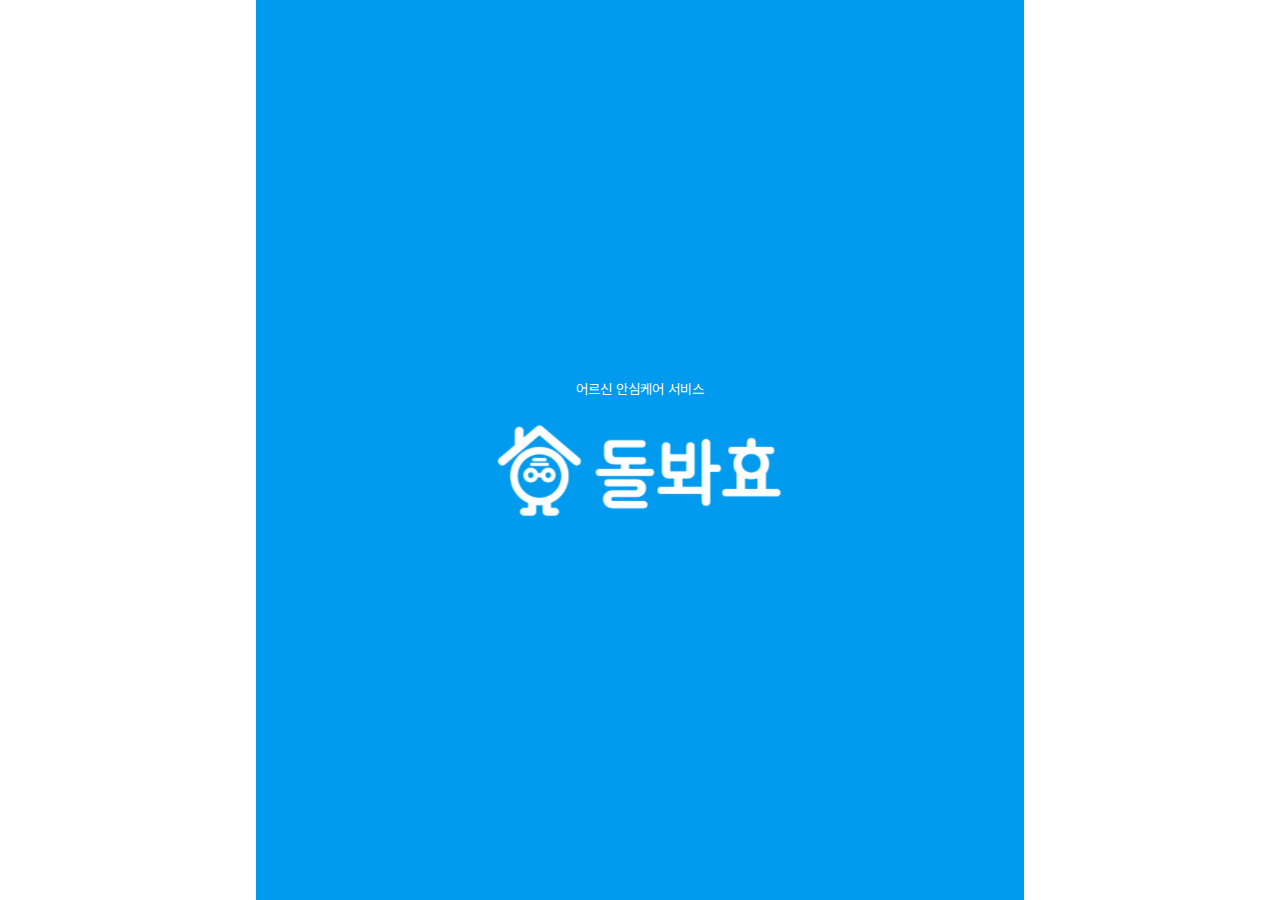
<file: index.html>
<!DOCTYPE html>
<html lang="ko">

<head>
  <meta charset="UTF-8">
  <meta name="viewport" content="width=device-width, initial-scale=1.0">
  <title>돌봐효</title>

  <!-- favicon -->
  <link rel="shortcut icon" href="img/common/favicon.png" type="image/x-icon">

  <!-- font -->
  <link rel="stylesheet" href="css/font.css">

  <!-- css -->
  <link rel="stylesheet" href="css/reset.css">
  <link rel="stylesheet" href="css/common.css">
  <link rel="stylesheet" href="css/sub.css">

  <!-- js -->
  <script src="js/jquery-3.7.1.min.js"></script>

</head>

<body>
  <!-- 문서시작 -->
  <div id="splash_wrap">

    <!-- inner -->
    <div class="inner">

      <!-- 스플래시 -->
      <div class="splash">
        <p class="copy">어르신 안심케어 서비스</p>
        <h1><a href="#"><img src="img/common/logo_w.svg" alt="돌봐효"></a></h1>
      </div><!-- //splash -->

    </div><!-- //inner -->

  </div><!-- //wrap -->

  <!-- js -->
  <script>
    // 스플래시화면
    setTimeout('move_page()', 3000); //3초후에 move_page함수실행
    function move_page() {
      location.href = "https://dolbahyo.vercel.app/"  // 페이지 이동
    }
  </script>
</body>


</html>
</file>
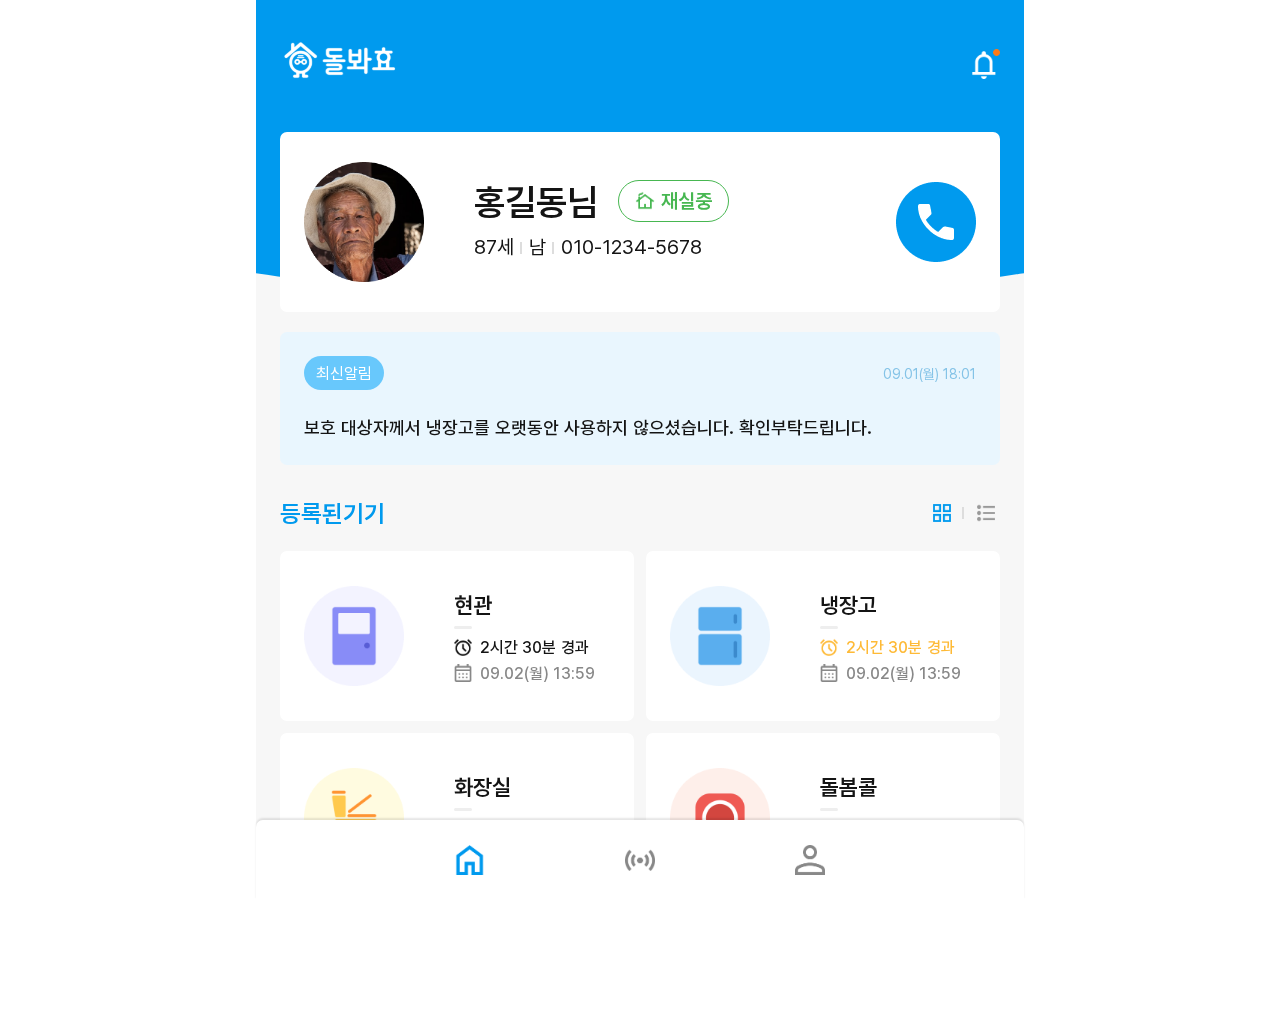
<file: main.html>
<!DOCTYPE html>
<html lang="ko">

<head>
  <meta charset="UTF-8">
  <meta name="viewport" content="width=device-width, initial-scale=1.0">
  <title>돌봐효 - 홈</title>

  <!-- favicon -->
  <link rel="shortcut icon" href="img/common/favicon.png" type="image/x-icon">

  <!-- font -->
  <link rel="stylesheet" href="css/font.css">

  <!-- css -->
  <link rel="stylesheet" href="css/reset.css">
  <link rel="stylesheet" href="css/common.css">
  <link rel="stylesheet" href="css/main.css">
  <link rel="stylesheet" href="css/sub.css">

  <!-- js -->
  <script src="js/jquery-3.7.1.min.js"></script>
  <script src="js/main.js"></script>

</head>


<body>
  <!-- 문서시작 -->
  <div id="wrap">

    <!-- inner -->
    <div class="inner">

      <!-- 상단바 -->
      <header class="topbar_main">
        <h1><a href="main.html"><img src="img/common/logo_w.svg" alt="돌봐효 로고"></a></h1>
        <a href="sub/notification.html" class="bell"><img src="img/main/icon_bell_active.png" alt="알림"></a>
      </header>

      <!-- 메인 -->
      <main id="main">

        <!--보호대상자프로필카드-->
        <section id="card_user">

          <!-- inner -->
          <div class="inner">

            <!-- 보호대상자프로필 -->
            <div class="profile_area">
              <!-- 이미지 -->
              <img src="img/common/img_user.png" alt="사용자 프로필 이미지">
              <!-- 정보 -->
              <div class="name">
                <div class="name_box">
                  <h2>홍길동님</h2>
                  <div class="tag"><img src="img/main/icon_inside.png" alt="재실중">재실중</div>
                </div><!-- .name_box -->
                <ul>
                  <li>87세</li>
                  <li>남</li>
                  <li>010-1234-5678</li>
                </ul>
                <a href="#" class="call"><img src="img/main/icon_call.png" alt="전화걸기">전화걸기</a>
              </div><!--.name-->
              <a href="#" class="call_t"><img src="img/main/btn_call.png" alt="전화걸기"></a>
            </div><!-- .profile_area -->
          </div><!-- .inner -->
        </section>

        <!--최신알림내역 카드-->
        <section id="latest_notice">
          <!-- inner -->
          <div class="inner">
            <a href="sub/notification.html">
              <h5 class="top">
                <span class="latest_tag">최신알림</span>
                <span class="latest_date">09.01(월) 18:01</span>
              </h5>
              <p>보호 대상자께서 냉장고를 오랫동안 사용하지 않으셨습니다. 확인부탁드립니다.</p>
            </a>
          </div><!-- .inner -->
        </section>

        <!--등록된기기 카드 리스트-->
        <section id="place">
          <!-- 제목 -->
          <div class="top">
            <h3>등록된기기</h3>
            <div class="main_btn_list">
              <button class="active"></button>
              <button></button>
            </div><!--.main_btn_list-->
          </div><!--.top-->

          <!-- 카드리스트 -->
          <div class="card_list container">

            <!-- 장소카드리스트 카드형 -->
            <ul class="place_cardlist card">

              <!-- 장소카드 현관 -->
              <li class="place_card">
                <a href="sub/report.html#door">
                  <i class="icon door"></i>
                  <div class="txt_box">
                    <h4>현관</h4>
                    <ol>
                      <li><img src="img/main/icon_alarm_black.png" alt="경과시간">
                        <p>2시간 30분 경과</p>
                      </li>
                      <li><img src="img/main/icon_calendar.png" alt="날짜">
                        <p>09.02(월) 13:59</p>
                      </li>
                    </ol>
                  </div>
                </a>
              </li>

              <!-- 장소카드 냉장고 -->
              <li class="place_card">
                <a href="sub/report.html#refrigerator">
                  <i class="icon frige"></i>
                  <div class="txt_box">
                    <h4>냉장고</h4>
                    <ol>
                      <li class="warning"><img src="img/main/icon_alarm_yellow.png" alt="경과시간">
                        <p>2시간 30분 경과</p>
                      </li>
                      <li><img src="img/main/icon_calendar.png" alt="날짜">
                        <p>09.02(월) 13:59</p>
                      </li>
                    </ol>
                  </div>
                </a>
              </li>

              <!-- 장소카드 화장실 -->
              <li class="place_card">
                <a href="sub/report.html#toilet">
                  <i class="icon toilet"></i>
                  <div class="txt_box">
                    <h4>화장실</h4>
                    <ol>
                      <li><img src="img/main/icon_alarm_black.png" alt="경과시간">
                        <p>2시간 30분 경과</p>
                      </li>
                      <li><img src="img/main/icon_calendar.png" alt="날짜">
                        <p>09.02(월) 13:59</p>
                      </li>
                    </ol>
                  </div>
                </a>
              </li>

              <!-- 장호카드 돌봄콜 -->
              <li class="place_card">
                <a href="sub/report.html#siren">
                  <i class="icon siren"></i>
                  <div class="txt_box">
                    <h4>돌봄콜</h4>
                    <ol>
                      <li><img src="img/main/icon_alarm_black.png" alt="경과시간">
                        <p>2시간 30분 경과</p>
                      </li>
                      <li><img src="img/main/icon_calendar.png" alt="날짜">
                        <p>09.02(월) 13:59</p>
                      </li>
                    </ol>
                  </div>
                </a>
              </li>
            </ul><!-- .place_cardlist .card -->

            <!-- 장소카드리스트 목록형 -->
            <ul class="place_cardlist list">
              <!-- 장소카드 현관 -->
              <li class="place_card">
                <a href="sub/report.html#door">
                  <i class="icon door"></i>
                  <div class="txt_box">
                    <h4>현관</h4>
                    <ol>
                      <li><img src="img/main/icon_alarm_black.png" alt="경과시간">
                        <p>2시간 30분 경과</p>
                      </li>
                      <li><img src="img/main/icon_calendar.png" alt="날짜">
                        <p>09.02(월) 13:59</p>
                      </li>
                    </ol>
                  </div>
                </a>
              </li>

              <!-- 장소카드 냉장고 -->
              <li class="place_card">
                <a href="sub/report.html#refrigerator">
                  <i class="icon frige"></i>
                  <div class="txt_box">
                    <h4>냉장고</h4>
                    <ol>
                      <li class="warning"><img src="img/main/icon_alarm_yellow.png" alt="경과시간">
                        <p>2시간 30분 경과</p>
                      </li>
                      <li><img src="img/main/icon_calendar.png" alt="날짜">
                        <p>09.02(월) 13:59</p>
                      </li>
                    </ol>
                  </div>
                </a>
              </li>

              <!-- 장소카드 화장실 -->
              <li class="place_card">
                <a href="sub/report.html#toilet">
                  <i class="icon toilet"></i>
                  <div class="txt_box">
                    <h4>화장실</h4>
                    <ol>
                      <li><img src="img/main/icon_alarm_black.png" alt="경과시간">
                        <p>2시간 30분 경과</p>
                      </li>
                      <li><img src="img/main/icon_calendar.png" alt="날짜">
                        <p>09.02(월) 13:59</p>
                      </li>
                    </ol>
                  </div>
                </a>
              </li>

              <!-- 장소카드 돌봄콜 -->
              <li class="place_card">
                <a href="sub/report.html#siren">
                  <i class="icon siren"></i>
                  <div class="txt_box">
                    <h4>돌봄콜</h4>
                    <ol>
                      <li><img src="img/main/icon_alarm_black.png" alt="경과시간">
                        <p>2시간 30분 경과</p>
                      </li>
                      <li><img src="img/main/icon_calendar.png" alt="날짜">
                        <p>09.02(월) 13:59</p>
                      </li>
                    </ol>
                  </div>
                </a>
              </li>

            </ul><!-- .place_cardlist .list -->
          </div><!--.card_list-->
        </section>

      </main><!-- #main -->

    </div><!-- .inner -->

    <!-- 하단 내비게이션바-->
    <ul id="nav_bar">
      <li><a href="main.html"><img src="img/common/icon_home_blue.png" alt="메인홈"></a></li>
      <li><a href="sub/mydevice.html"><img src="img/common/icon_sensors_gray.png" alt="내기기"></a></li>
      <li><a href="sub/User_Setting_00.html"><img src="img/common/icon_user_gray.png" alt="사용자관리"></a></li>
    </ul><!-- //nav_bar -->

    <!-- 배경 -->
    <div class="bg"></div>

  </div><!-- #wrap -->
</body>

</html>
</file>
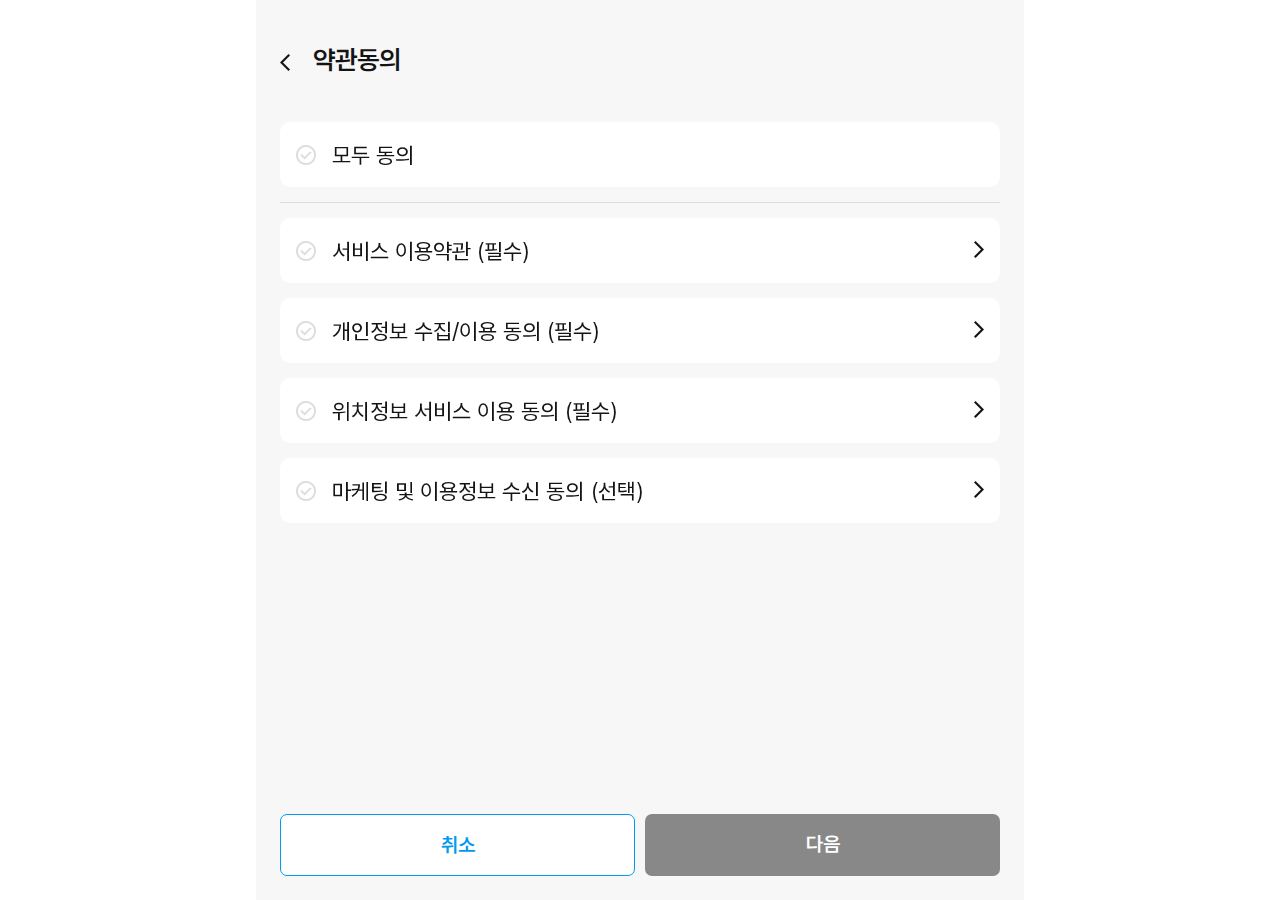
<file: sub/agree.html>
<!DOCTYPE html>
<html lang="ko">

<head>
  <meta charset="UTF-8">
  <meta name="viewport" content="width=device-width, initial-scale=1.0">
  <title>돌봐효 - 회원가입</title>

  <!-- favicon -->
  <link rel="shortcut icon" href="../img/common/favicon.png" type="image/x-icon">

  <!-- font -->
  <link rel="stylesheet" href="../css/font.css">

  <!-- css -->
  <link rel="stylesheet" href="../css/reset.css">
  <link rel="stylesheet" href="../css/common.css">
  <link rel="stylesheet" href="../css/sub.css">

  <!-- js -->
  <script defer src="../js/jquery-3.7.1.min.js"></script>
  <script defer src="../js/main.js"></script>

</head>

<body>
  <!-- 문서시작 -->
  <div id="wrap">

    <!-- 상단바 -->
    <div class="topbar_sub">
      <a href="https://dolbahyo.vercel.app/"><img src="../img/sub/back_arrow_m.png" alt="뒤로가기"></a>
      <h2>약관동의</h2>
    </div>

    <!-- PW찾기 -->
    <div class="container agree">

      <!-- inner -->
      <div class="inner">

        <!-- 약관동의 -->
        <ul class="agree_list">
          <li>
            <!-- 체크박스 -->
            <img src="../img/common/check.png" alt="체크박스">
            <!-- 텍스트 -->
            <h3>모두 동의</h3>
          </li>

          <li class="line"></li>

          <li>
            <!-- 체크박스 -->
            <img src="../img/common/check.png" alt="체크박스">
            <!-- 텍스트 -->
            <h3>서비스 이용약관 (필수)</h3>
            <!-- 약관보기 -->
            <a href="agree_01.html"><img src="../img/sub/back_arrow_m.png" alt="약관보기"></a>
          </li>

          <li>
            <!-- 체크박스 -->
            <img src="../img/common/check.png" alt="체크박스">
            <!-- 텍스트 -->
            <h3>개인정보 수집/이용 동의 (필수)</h3>
            <!-- 약관보기 -->
            <a href="agree_02.html"><img src="../img/sub/back_arrow_m.png" alt="약관보기"></a>
          </li>

          <li>
            <!-- 체크박스 -->
            <img src="../img/common/check.png" alt="체크박스">
            <!-- 텍스트 -->
            <h3>위치정보 서비스 이용 동의 (필수)</h3>
            <!-- 약관보기 -->
            <a href="agree_03.html"><img src="../img/sub/back_arrow_m.png" alt="약관보기"></a>
          </li>

          <li>
            <!-- 체크박스 -->
            <img src="../img/common/check.png" alt="체크박스">
            <!-- 텍스트 -->
            <h3>마케팅 및 이용정보 수신 동의 (선택)</h3>
            <!-- 약관보기 -->
            <a href="agree_04.html"><img src="../img/sub/back_arrow_m.png" alt="약관보기"></a>
          </li>
        </ul>

      </div><!-- //inner -->

      <!-- 버튼리스트 -->
      <ul class="btn_list">
        <li><a class="btn_stroke" href="https://dolbahyo.vercel.app/">취소</a></li>
        <li><a class="btn_gray" href="member_01.html">다음</a></li>
      </ul><!-- //btn_list -->

    </div><!-- //container agree -->

    <!-- 배경 -->
    <div class="bg"></div>

  </div><!-- //wrap -->
</body>

</html>
</file>
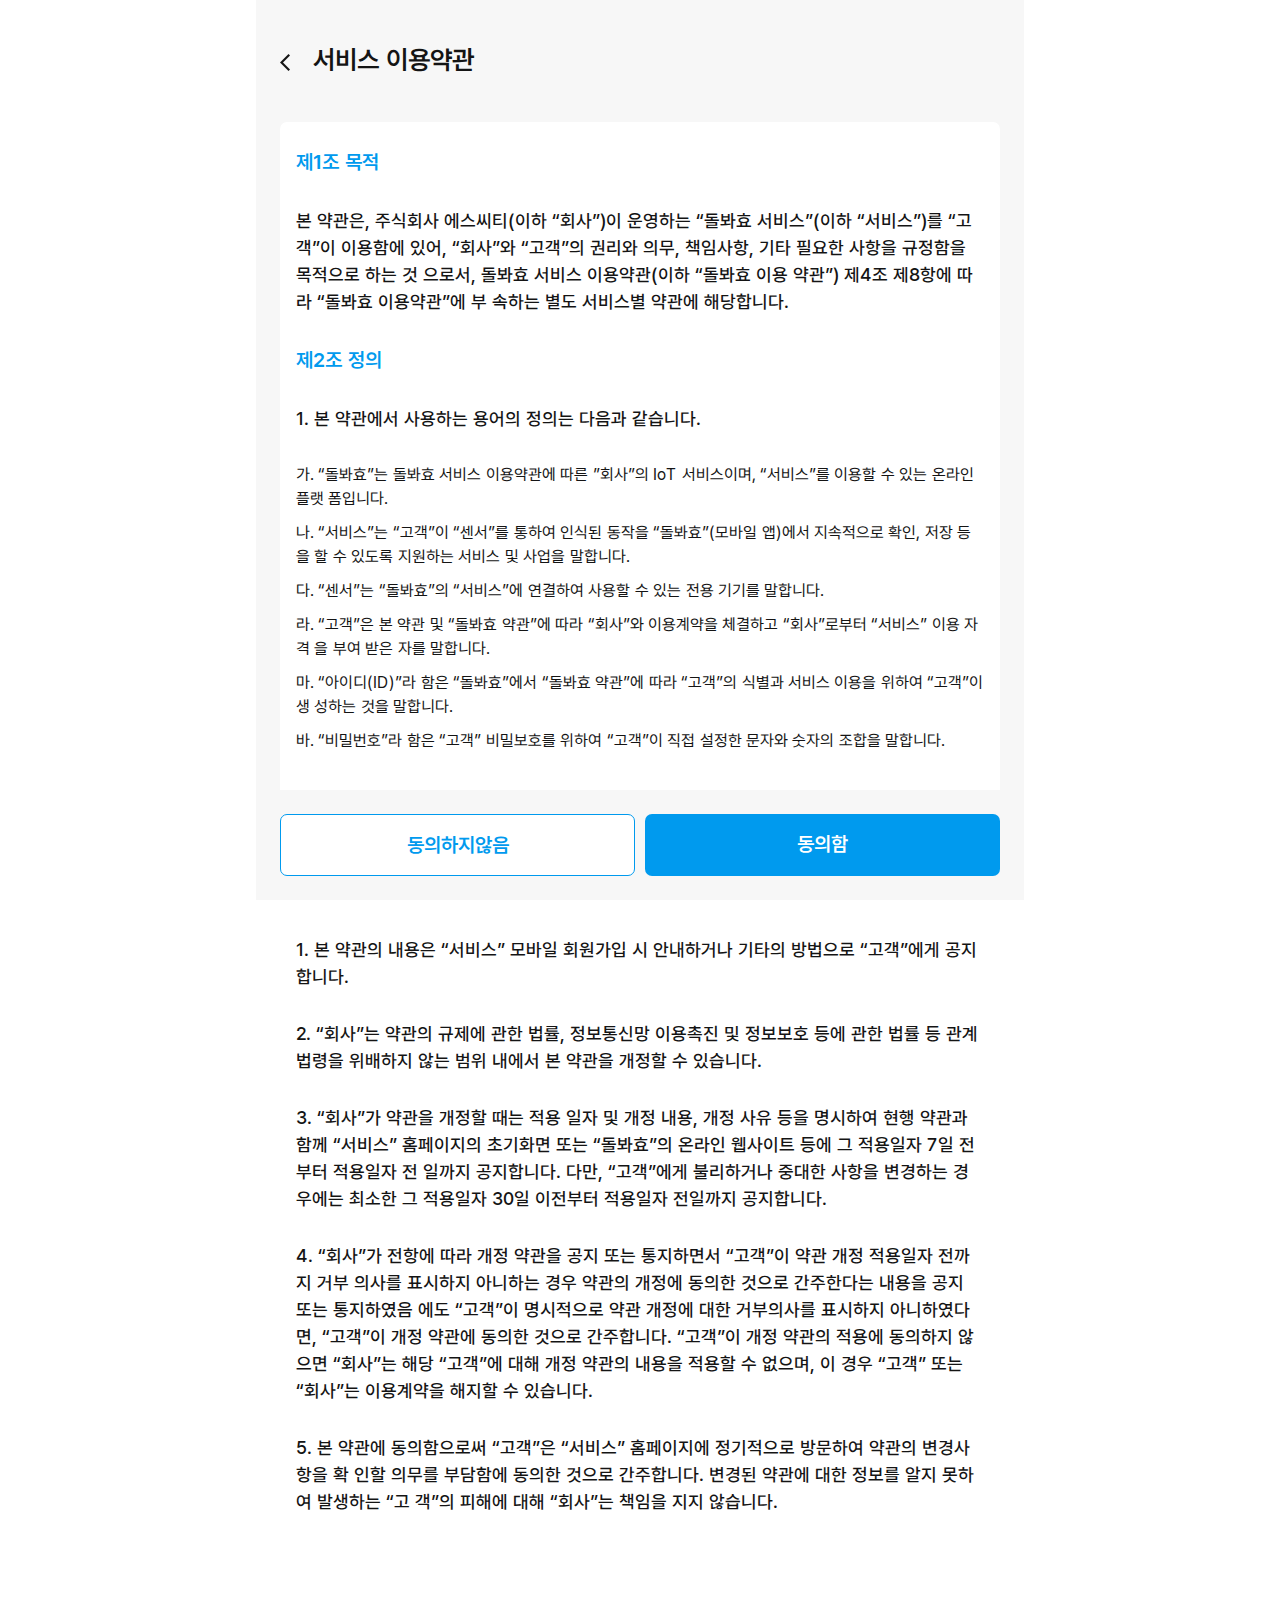
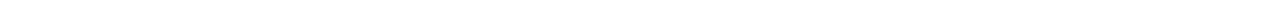
<file: sub/agree_01.html>
<!DOCTYPE html>
<html lang="ko">

<head>
  <meta charset="UTF-8">
  <meta name="viewport" content="width=device-width, initial-scale=1.0">
  <title>돌봐효 - 서비스 이용약관</title>

  <!-- favicon -->
  <link rel="shortcut icon" href="../img/common/favicon.png" type="image/x-icon">

  <!-- font -->
  <link rel="stylesheet" href="../css/font.css">

  <!-- css -->
  <link rel="stylesheet" href="../css/reset.css">
  <link rel="stylesheet" href="../css/common.css">
  <link rel="stylesheet" href="../css/sub.css">

</head>

<body>
  <!-- 문서시작 -->
  <div id="wrap">

    <!-- 상단바 -->
    <div class="topbar_sub">
      <a href="agree.html"><img src="../img/sub/back_arrow_m.png" alt="뒤로가기"></a>
      <h2>서비스 이용약관</h2>
    </div>

    <!-- PW찾기 -->
    <div class="container agree">

      <!-- inner -->
      <div class="inner">

        <!-- 약관동의 -->
        <div class="content">
          <div>
            <h4>제1조 목적</h4>
            <p>본 약관은, 주식회사 에스씨티(이하 “회사”)이 운영하는 “돌봐효 서비스”(이하 “서비스”)를 “고객”이
              이용함에 있어, “회사”와 “고객”의 권리와 의무, 책임사항, 기타 필요한 사항을 규정함을 목적으로 하는 것
              으로서, 돌봐효 서비스 이용약관(이하 “돌봐효 이용 약관”) 제4조 제8항에 따라 “돌봐효 이용약관”에 부
              속하는 별도 서비스별 약관에 해당합니다.</p>
          </div>
          <div>
            <h4>제2조 정의</h4>
            <p>1. 본 약관에서 사용하는 용어의 정의는 다음과 같습니다. </p>
            <p><span>
                가. “돌봐효”는 돌봐효 서비스 이용약관에 따른 ”회사”의 IoT 서비스이며, “서비스”를 이용할 수 있는 온라인 플랫
                폼입니다. <br></span>
              <span>나. “서비스”는 “고객”이 “센서”를 통하여 인식된 동작을 “돌봐효”(모바일 앱)에서 지속적으로 확인, 저장 등을 할 수 있도록 지원하는 서비스 및 사업을 말합니다.
                <br></span>
              <span>다. “센서”는 “돌봐효”의 “서비스”에 연결하여 사용할 수 있는 전용 기기를 말합니다. <br></span>
              <span> 라. “고객”은 본 약관 및 “돌봐효 약관”에 따라 “회사”와 이용계약을 체결하고 “회사”로부터 “서비스” 이용 자격
                을 부여 받은 자를 말합니다. <br></span>
              <span> 마. “아이디(ID)”라 함은 “돌봐효”에서 “돌봐효 약관”에 따라 “고객”의 식별과 서비스 이용을 위하여 “고객”이 생
                성하는 것을 말합니다. <br></span>
              <span>바. “비밀번호”라 함은 “고객” 비밀보호를 위하여 “고객”이 직접 설정한 문자와 숫자의 조합을 말합니다.</span>
            </p>
            <p>2. 본 약관에서 사용하는 용어 중 본 조에서 정하지 아니한 것은 “돌봐효 약관”, 관계법령, 상관례에서 정
              하는 바에 따릅니다.</p>
          </div>
          <div>
            <h4>제3조 개인정보 수집 및 이용 목적</h4>
            <p>
              1. 본 약관의 내용은 “서비스” 모바일 회원가입 시 안내하거나 기타의 방법으로 “고객”에게 공지합니다.</p>
            <p>2. “회사”는 약관의 규제에 관한 법률, 정보통신망 이용촉진 및 정보보호 등에 관한 법률 등 관계법령을
              위배하지 않는 범위 내에서 본 약관을 개정할 수 있습니다.</p>
            <p>3. “회사”가 약관을 개정할 때는 적용 일자 및 개정 내용, 개정 사유 등을 명시하여 현행 약관과 함께
              “서비스” 홈페이지의 초기화면 또는 “돌봐효”의 온라인 웹사이트 등에 그 적용일자 7일 전부터 적용일자 전
              일까지 공지합니다. 다만, “고객”에게 불리하거나 중대한 사항을 변경하는 경우에는 최소한 그 적용일자
              30일 이전부터 적용일자 전일까지 공지합니다.</p>
            <p>4. “회사”가 전항에 따라 개정 약관을 공지 또는 통지하면서 “고객”이 약관 개정 적용일자 전까지 거부
              의사를 표시하지 아니하는 경우 약관의 개정에 동의한 것으로 간주한다는 내용을 공지 또는 통지하였음
              에도 “고객”이 명시적으로 약관 개정에 대한 거부의사를 표시하지 아니하였다면, “고객”이 개정 약관에
              동의한 것으로 간주합니다. “고객”이 개정 약관의 적용에 동의하지 않으면 “회사”는 해당 “고객”에 대해
              개정 약관의 내용을 적용할 수 없으며, 이 경우 “고객” 또는 “회사”는 이용계약을 해지할 수 있습니다.</p>
            <p>5. 본 약관에 동의함으로써 “고객”은 “서비스” 홈페이지에 정기적으로 방문하여 약관의 변경사항을 확
              인할 의무를 부담함에 동의한 것으로 간주합니다. 변경된 약관에 대한 정보를 알지 못하여 발생하는 “고
              객”의 피해에 대해 “회사”는 책임을 지지 않습니다.</p>
          </div>
        </div>

      </div><!-- //inner -->

      <!-- 버튼리스트 -->
      <ul class="btn_list">
        <li><a class="btn_stroke" href="agree.html">동의하지않음</a></li>
        <li><a class="btn_fill" href="agree_02.html">동의함</a></li>
      </ul><!-- //btn_list -->

    </div><!-- //container agree -->

    <!-- 배경 -->
    <div class="bg"></div>

  </div><!-- //wrap -->
</body>

</html>
</file>
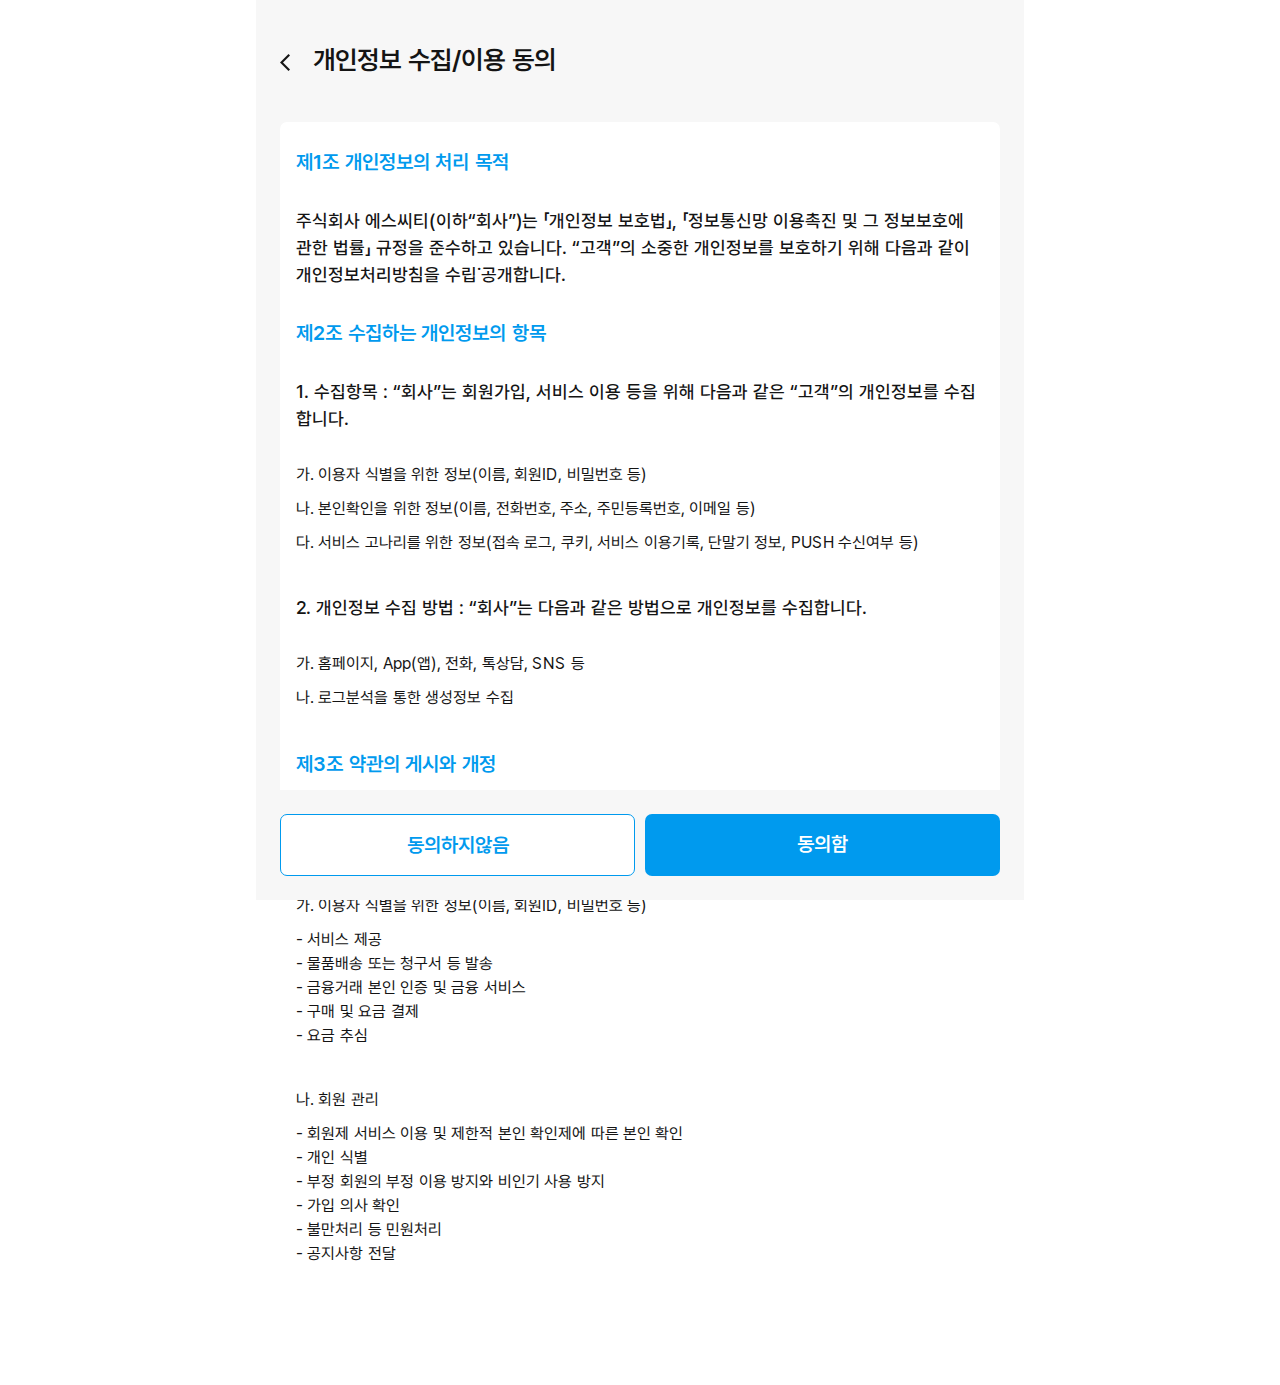
<file: sub/agree_02.html>
<!DOCTYPE html>
<html lang="ko">

<head>
  <meta charset="UTF-8">
  <meta name="viewport" content="width=device-width, initial-scale=1.0">
  <title>돌봐효 - 개인정보 수집/이용 동의</title>

  <!-- favicon -->
  <link rel="shortcut icon" href="../img/common/favicon.png" type="image/x-icon">

  <!-- font -->
  <link rel="stylesheet" href="../css/font.css">

  <!-- css -->
  <link rel="stylesheet" href="../css/reset.css">
  <link rel="stylesheet" href="../css/common.css">
  <link rel="stylesheet" href="../css/sub.css">

</head>

<body>
  <!-- 문서시작 -->
  <div id="wrap">

    <!-- 상단바 -->
    <div class="topbar_sub">
      <a href="agree_01.html"><img src="../img/sub/back_arrow_m.png" alt="뒤로가기"></a>
      <h2>개인정보 수집/이용 동의</h2>
    </div>

    <!-- PW찾기 -->
    <div class="container agree">

      <!-- inner -->
      <div class="inner">

        <!-- 약관동의 -->
        <div class="content">
          <div>
            <h4>제1조 개인정보의 처리 목적</h4>
            <p>주식회사 에스씨티(이하“회사”)는 「개인정보 보호법」, 「정보통신망 이용촉진 및 그 정보보호에 관한
              법률」 규정을 준수하고 있습니다. “고객”의 소중한 개인정보를 보호하기 위해 다음과 같이
              개인정보처리방침을 수립˙공개합니다.</p>
          </div>
          <div>
            <h4>제2조 수집하는 개인정보의 항목</h4>
            <p>1. 수집항목 : “회사”는 회원가입, 서비스 이용 등을 위해 다음과 같은 “고객”의 개인정보를 수집합니다.</p>
            <p><span>가. 이용자 식별을 위한 정보(이름, 회원ID, 비밀번호 등) <br></span>
              <span> 나. 본인확인을 위한 정보(이름, 전화번호, 주소, 주민등록번호, 이메일 등) <br></span>
              <span> 다. 서비스 고나리를 위한 정보(접속 로그, 쿠키, 서비스 이용기록, 단말기 정보, PUSH 수신여부 등)</span>
            </p>

            <p>2. 개인정보 수집 방법 : “회사”는 다음과 같은 방법으로 개인정보를 수집합니다. <br></p>
            <p><span>가. 홈페이지, App(앱), 전화, 톡상담, SNS 등<br></span>
              <span>나. 로그분석을 통한 생성정보 수집</span>
            </p>
          </div>
          <div>
            <h4>제3조 약관의 게시와 개정</h4>
            <p>1. 수집항목 : “회사”는 회원가입, 서비스 이용 등을 위해 다음과 같은 “고객”의 개인정보를 수집합니다.<br></p>
            <p><span>가. 이용자 식별을 위한 정보(이름, 회원ID, 비밀번호 등)</span>
              <span>- 서비스 제공<br>
                - 물품배송 또는 청구서 등 발송<br>
                - 금융거래 본인 인증 및 금융 서비스<br>
                - 구매 및 요금 결제<br>
                - 요금 추심 </span>
            </p>
            <p><span>나. 회원 관리</span>
              <span>- 회원제 서비스 이용 및 제한적 본인 확인제에 따른 본인 확인<br>
                - 개인 식별<br>
                - 부정 회원의 부정 이용 방지와 비인기 사용 방지<br>
                - 가입 의사 확인<br>
                - 불만처리 등 민원처리<br>
                - 공지사항 전달</span>
            </p>
          </div>
        </div>

      </div><!-- //inner -->

      <!-- 버튼리스트 -->
      <ul class="btn_list">
        <li><a class="btn_stroke" href="agree.html">동의하지않음</a></li>
        <li><a class="btn_fill" href="agree_03.html">동의함</a></li>
      </ul><!-- //btn_list -->

    </div><!-- //container agree -->

    <!-- 배경 -->
    <div class="bg"></div>

  </div><!-- //wrap -->
</body>

</html>
</file>
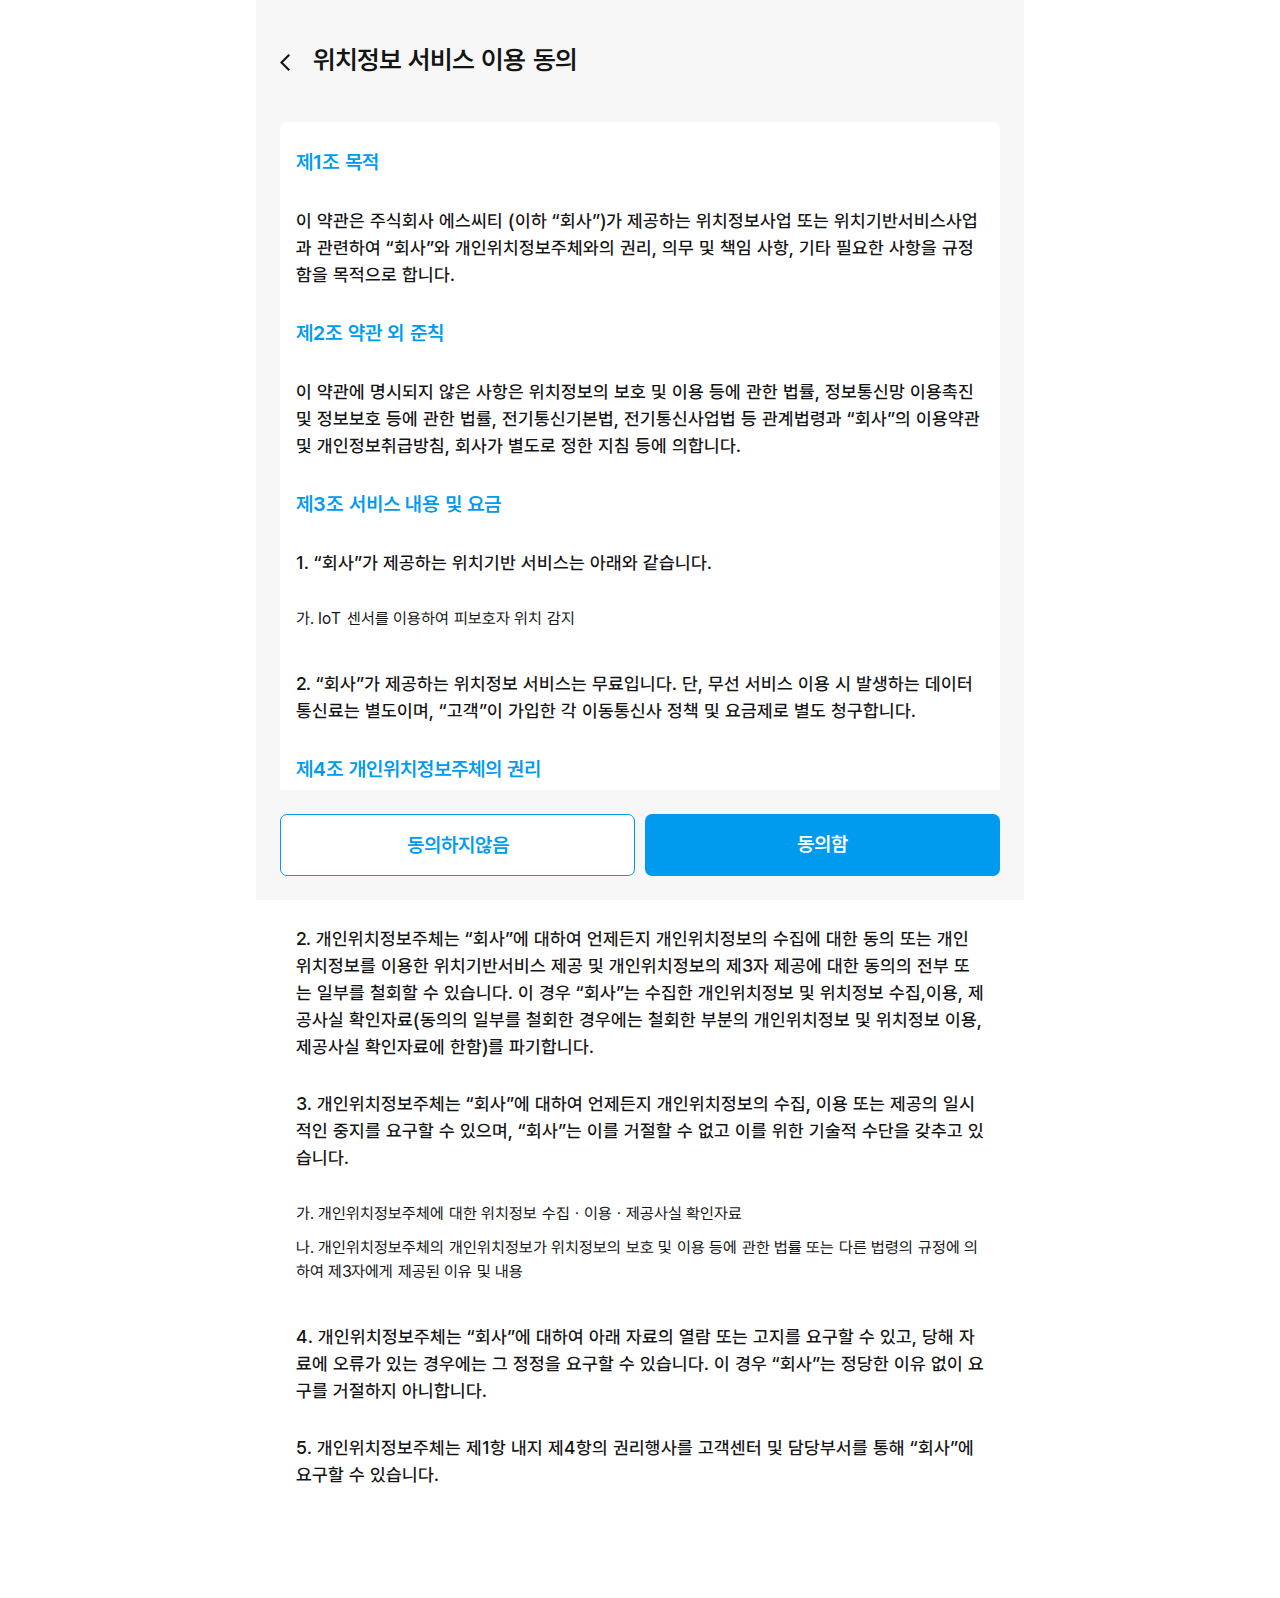
<file: sub/agree_03.html>
<!DOCTYPE html>
<html lang="ko">

<head>
  <meta charset="UTF-8">
  <meta name="viewport" content="width=device-width, initial-scale=1.0">
  <title>돌봐효 - 위치정보 서비스 이용 동의</title>

  <!-- favicon -->
  <link rel="shortcut icon" href="../img/common/favicon.png" type="image/x-icon">

  <!-- font -->
  <link rel="stylesheet" href="../css/font.css">

  <!-- css -->
  <link rel="stylesheet" href="../css/reset.css">
  <link rel="stylesheet" href="../css/common.css">
  <link rel="stylesheet" href="../css/sub.css">

</head>

<body>
  <!-- 문서시작 -->
  <div id="wrap">

    <!-- 상단바 -->
    <div class="topbar_sub">
      <a href="agree_02.html"><img src="../img/sub/back_arrow_m.png" alt="뒤로가기"></a>
      <h2>위치정보 서비스 이용 동의</h2>
    </div>

    <!-- PW찾기 -->
    <div class="container agree">

      <!-- inner -->
      <div class="inner">

        <!-- 약관동의 -->
        <div class="content">
          <div>
            <h4>제1조 목적</h4>
            <p>이 약관은 주식회사 에스씨티 (이하 “회사”)가 제공하는 위치정보사업 또는 위치기반서비스사업과 관련하여
              “회사”와 개인위치정보주체와의 권리, 의무 및 책임 사항, 기타 필요한 사항을 규정함을 목적으로 합니다.</p>
          </div>
          <div>
            <h4>제2조 약관 외 준칙</h4>
            <p>이 약관에 명시되지 않은 사항은 위치정보의 보호 및 이용 등에 관한 법률, 정보통신망 이용촉진 및 정보보호
              등에 관한 법률, 전기통신기본법, 전기통신사업법 등 관계법령과 “회사”의 이용약관 및 개인정보취급방침,
              회사가 별도로 정한 지침 등에 의합니다.
            </p>
          </div>
          <div>
            <h4>제3조 서비스 내용 및 요금</h4>
            <p>1. “회사”가 제공하는 위치기반 서비스는 아래와 같습니다.</p>
            <p><span>가. IoT 센서를 이용하여 피보호자 위치 감지</span></p>
            <p>2. “회사”가 제공하는 위치정보 서비스는 무료입니다. 단, 무선 서비스 이용 시 발생하는 데이터 통신료는
              별도이며, “고객”이 가입한 각 이동통신사 정책 및 요금제로 별도 청구합니다.</p>
          </div>
          <div>
            <h4>제4조 개인위치정보주체의 권리</h4>
            <p>1. 개인위치정보주체는 개인위치정보 수집 범위 및 이용약관의 내용 중 일부 또는 개인위치정보의
              이용ㆍ제공 목적, 제공받는 자의 범위 및 위치기반서비스의 일부에 대하여 동의를 유보할 수 있습니다.</p>
            <p>2. 개인위치정보주체는 “회사”에 대하여 언제든지 개인위치정보의 수집에 대한 동의 또는 개인위치정보를
              이용한 위치기반서비스 제공 및 개인위치정보의 제3자 제공에 대한 동의의 전부 또는 일부를 철회할 수 있습니다.
              이 경우 “회사”는 수집한 개인위치정보 및 위치정보 수집,이용, 제공사실 확인자료(동의의 일부를 철회한 경우에는
              철회한 부분의 개인위치정보 및 위치정보 이용,제공사실 확인자료에 한함)를 파기합니다.</p>
            <p>3. 개인위치정보주체는 “회사”에 대하여 언제든지 개인위치정보의 수집, 이용 또는 제공의 일시적인 중지를
              요구할 수 있으며, “회사”는 이를 거절할 수 없고 이를 위한 기술적 수단을 갖추고 있습니다.</p>
            <p><span>가. 개인위치정보주체에 대한 위치정보 수집ㆍ이용ㆍ제공사실 확인자료<br></span>
              <span>나. 개인위치정보주체의 개인위치정보가 위치정보의 보호 및 이용 등에 관한 법률 또는
                다른 법령의 규정에 의하여 제3자에게 제공된 이유 및 내용</span>
            </p>
            <p>4. 개인위치정보주체는 “회사”에 대하여 아래 자료의 열람 또는 고지를 요구할 수 있고, 당해 자료에 오류가
              있는 경우에는 그 정정을 요구할 수 있습니다. 이 경우 “회사”는 정당한 이유 없이 요구를 거절하지
              아니합니다.</p>
            <p>5. 개인위치정보주체는 제1항 내지 제4항의 권리행사를 고객센터 및 담당부서를 통해 “회사”에 요구할 수 있습니다.</p>
          </div>
        </div>

      </div><!-- //inner -->

      <!-- 버튼리스트 -->
      <ul class="btn_list">
        <li><a class="btn_stroke" href="agree.html">동의하지않음</a></li>
        <li><a class="btn_fill" href="agree_04.html">동의함</a></li>
      </ul><!-- //btn_list -->

    </div><!-- //container agree -->

    <!-- 배경 -->
    <div class="bg"></div>

  </div><!-- //wrap -->
</body>

</html>
</file>
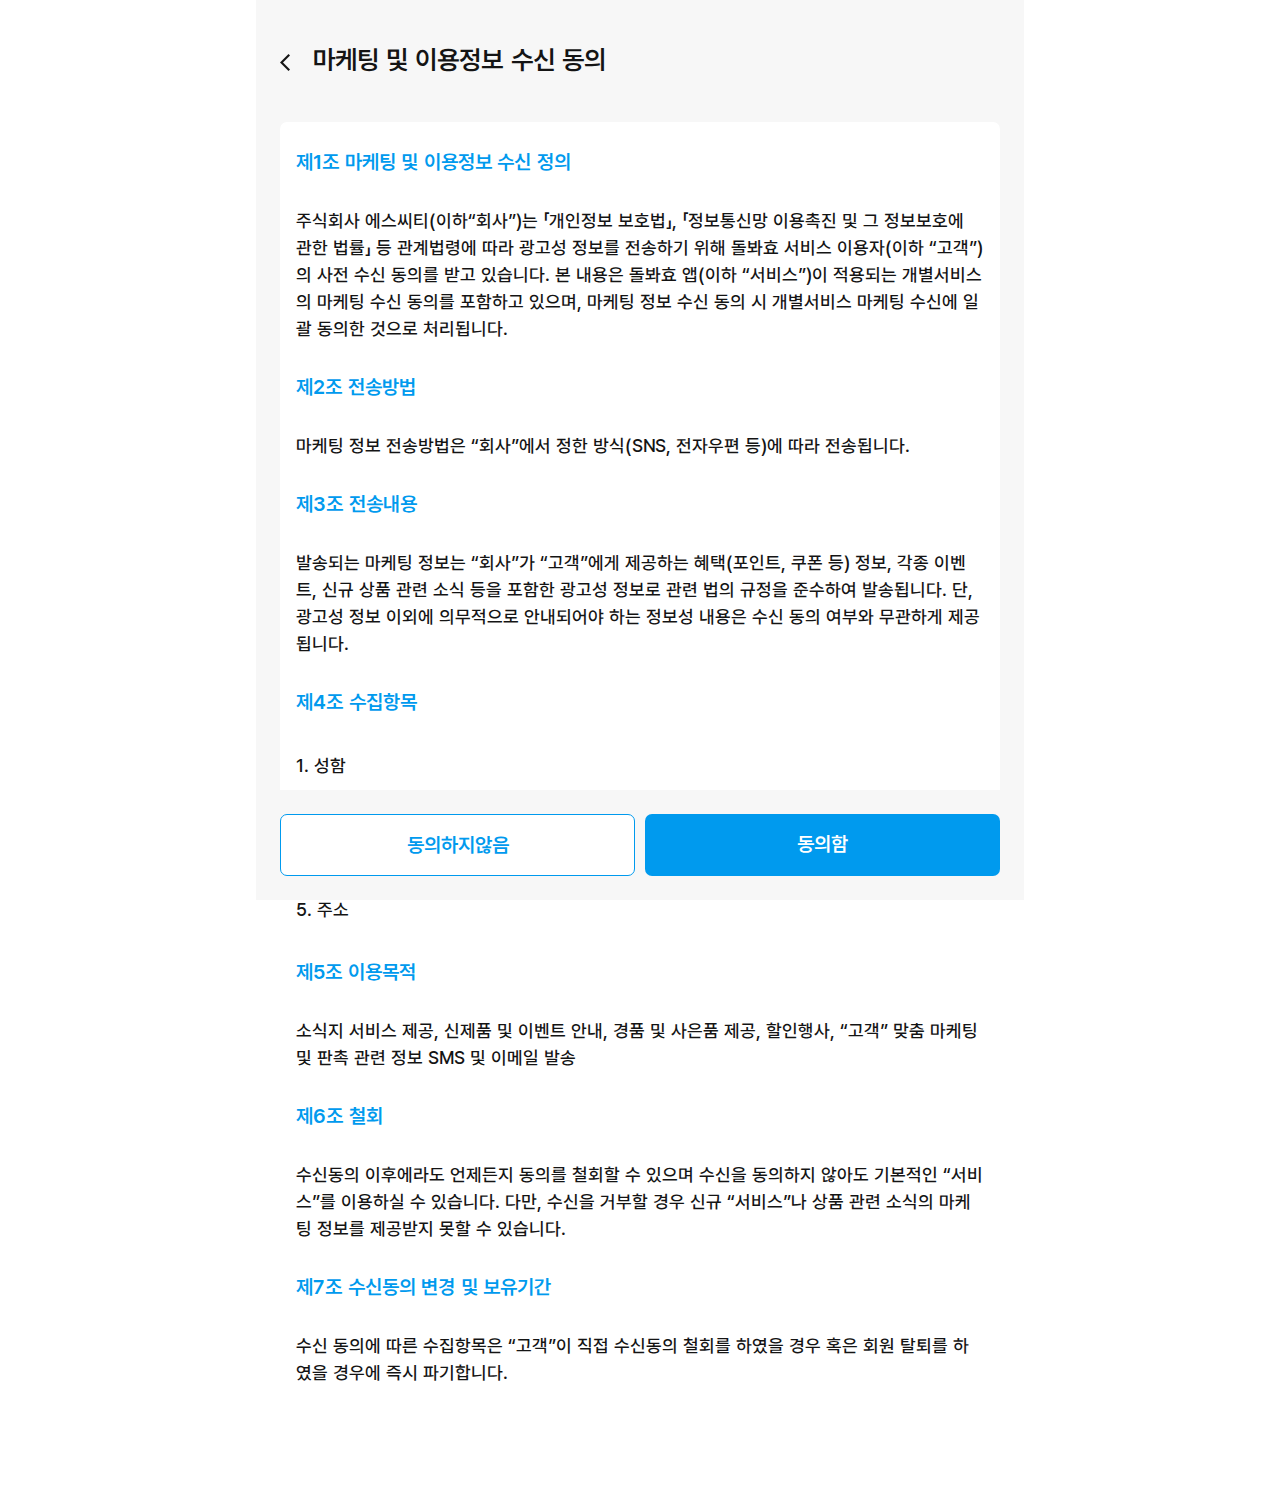
<file: sub/agree_04.html>
<!DOCTYPE html>
<html lang="ko">

<head>
  <meta charset="UTF-8">
  <meta name="viewport" content="width=device-width, initial-scale=1.0">
  <title>돌봐효 - 마케팅 및 이용정보 수신 동의</title>

  <!-- favicon -->
  <link rel="shortcut icon" href="../img/common/favicon.png" type="image/x-icon">

  <!-- font -->
  <link rel="stylesheet" href="../css/font.css">

  <!-- css -->
  <link rel="stylesheet" href="../css/reset.css">
  <link rel="stylesheet" href="../css/common.css">
  <link rel="stylesheet" href="../css/sub.css">

</head>

<body>
  <!-- 문서시작 -->
  <div id="wrap">

    <!-- 상단바 -->
    <div class="topbar_sub">
      <a href="agree_03.html"><img src="../img/sub/back_arrow_m.png" alt="뒤로가기"></a>
      <h2>마케팅 및 이용정보 수신 동의</h2>
    </div>

    <!-- PW찾기 -->
    <div class="container agree">

      <!-- inner -->
      <div class="inner">

        <!-- 약관동의 -->
        <div class="content">
          <div>
            <h4>제1조 마케팅 및 이용정보 수신 정의</h4>
            <p>주식회사 에스씨티(이하“회사”)는 「개인정보 보호법」, 「정보통신망 이용촉진 및 그 정보보호에 관한 법률」
              등 관계법령에 따라 광고성 정보를 전송하기 위해 돌봐효 서비스 이용자(이하 “고객”)의 사전 수신 동의를
              받고 있습니다. 본 내용은 돌봐효 앱(이하 “서비스”)이 적용되는 개별서비스의 마케팅 수신 동의를 포함하고
              있으며, 마케팅 정보 수신 동의 시 개별서비스 마케팅 수신에 일괄 동의한 것으로 처리됩니다.</p>
          </div>
          <div>
            <h4>제2조 전송방법</h4>
            <p>마케팅 정보 전송방법은 “회사”에서 정한 방식(SNS, 전자우편 등)에 따라 전송됩니다.</p>
          </div>
          <div>
            <h4>제3조 전송내용</h4>
            <p>발송되는 마케팅 정보는 “회사”가 “고객”에게 제공하는 혜택(포인트, 쿠폰 등) 정보, 각종 이벤트,
              신규 상품 관련 소식 등을 포함한 광고성 정보로 관련 법의 규정을 준수하여 발송됩니다. 단, 광고성
              정보 이외에 의무적으로 안내되어야 하는 정보성 내용은 수신 동의 여부와 무관하게 제공됩니다.</p>
          </div>
          <div>
            <h4>제4조 수집항목</h4>
            <p class="space">
              1. 성함<br>
              2. 생년월일<br>
              3. 이메일<br>
              4. 전화번호<br>
              5. 주소
            </p>
          </div>
          <div>
            <h4>제5조 이용목적</h4>
            <p>소식지 서비스 제공, 신제품 및 이벤트 안내, 경품 및 사은품 제공, 할인행사, “고객” 맞춤 마케팅
              및 판촉 관련 정보 SMS 및 이메일 발송</p>
          </div>
          <div>
            <h4>제6조 철회</h4>
            <p>수신동의 이후에라도 언제든지 동의를 철회할 수 있으며 수신을 동의하지 않아도 기본적인 “서비스”를 이용하실 수 있습니다. 다만, 수신을 거부할 경우 신규 “서비스”나 상품 관련 소식의
              마케팅 정보를
              제공받지 못할 수 있습니다.</p>
          </div>
          <div>
            <h4>제7조 수신동의 변경 및 보유기간</h4>
            <p>수신 동의에 따른 수집항목은 “고객”이 직접 수신동의 철회를 하였을 경우 혹은 회원 탈퇴를 하였을
              경우에 즉시 파기합니다.</p>
          </div>
        </div>

      </div><!-- //inner -->

      <!-- 버튼리스트 -->
      <ul class="btn_list">
        <li><a class="btn_stroke" href="agree.html">동의하지않음</a></li>
        <li><a class="btn_fill" href="agree_05.html">동의함</a></li>
      </ul><!-- //btn_list -->

    </div><!-- //container agree -->

    <!-- 배경 -->
    <div class="bg"></div>

  </div><!-- //wrap -->
</body>

</html>
</file>
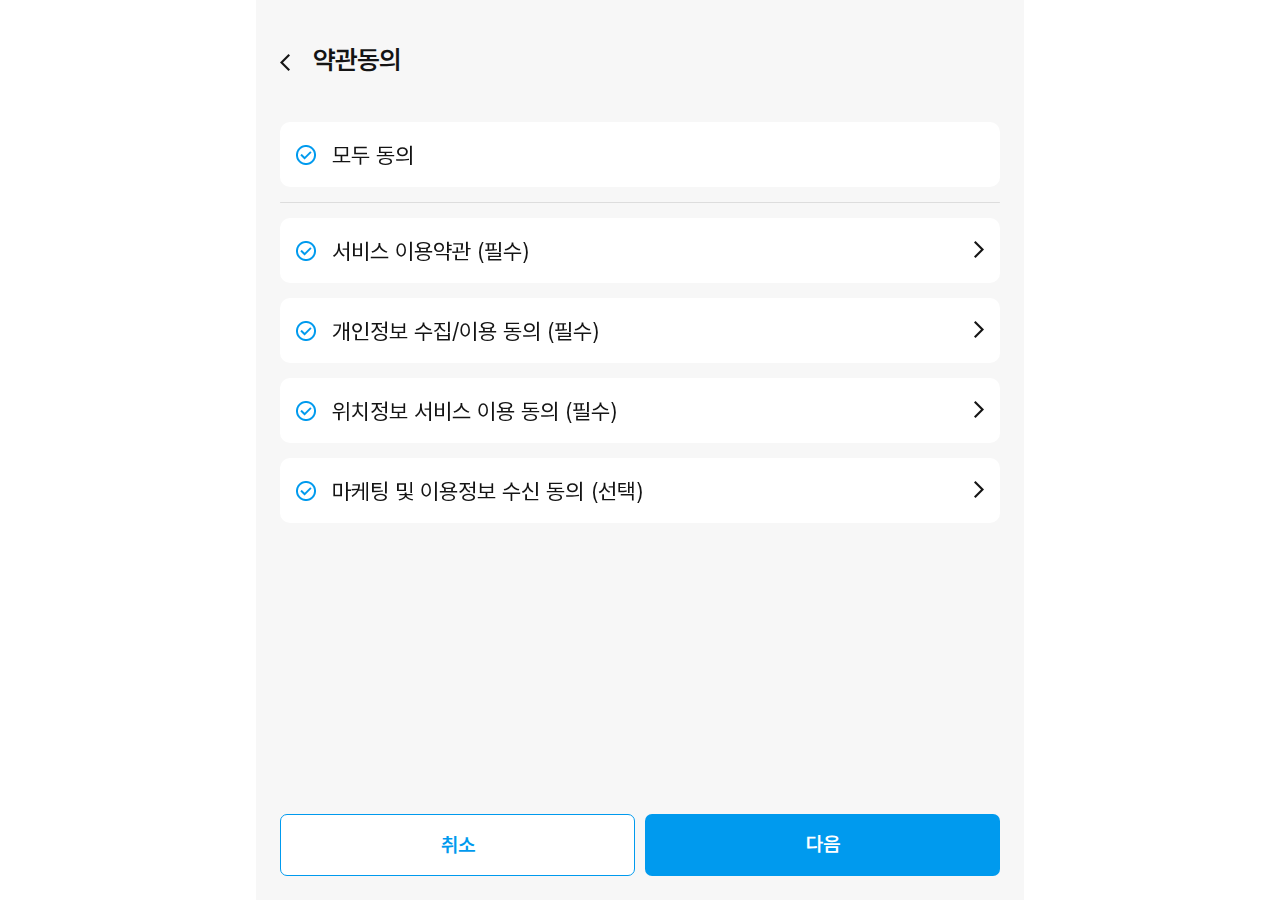
<file: sub/agree_05.html>
<!DOCTYPE html>
<html lang="ko">

<head>
  <meta charset="UTF-8">
  <meta name="viewport" content="width=device-width, initial-scale=1.0">
  <title>돌봐효 - 회원가입</title>

  <!-- favicon -->
  <link rel="shortcut icon" href="../img/common/favicon.png" type="image/x-icon">

  <!-- font -->
  <link rel="stylesheet" href="../css/font.css">

  <!-- css -->
  <link rel="stylesheet" href="../css/reset.css">
  <link rel="stylesheet" href="../css/common.css">
  <link rel="stylesheet" href="../css/sub.css">

  <!-- js -->
  <script defer src="../js/jquery-3.7.1.min.js"></script>
  <script defer src="../js/main.js"></script>

</head>

<body>
  <!-- 문서시작 -->
  <div id="wrap">

    <!-- 상단바 -->
    <div class="topbar_sub">
      <a href="https://dolbahyo.vercel.app/"><img src="../img/sub/back_arrow_m.png" alt="뒤로가기"></a>
      <h2>약관동의</h2>
    </div>

    <!-- PW찾기 -->
    <div class="container agree">

      <!-- inner -->
      <div class="inner">

        <!-- 약관동의 -->
        <ul class="agree_list">
          <li>
            <!-- 체크박스 -->
            <img src="../img/common/checked.png" alt="체크박스">
            <!-- 텍스트 -->
            <h3>모두 동의</h3>
          </li>

          <li class="line"></li>

          <li>
            <!-- 체크박스 -->
            <img src="../img/common/checked.png" alt="체크박스">
            <!-- 텍스트 -->
            <h3>서비스 이용약관 (필수)</h3>
            <!-- 약관보기 -->
            <a href="agree_01.html"><img src="../img/sub/back_arrow_m.png" alt="약관보기"></a>
          </li>

          <li>
            <!-- 체크박스 -->
            <img src="../img/common/checked.png" alt="체크박스">
            <!-- 텍스트 -->
            <h3>개인정보 수집/이용 동의 (필수)</h3>
            <!-- 약관보기 -->
            <a href="agree_02.html"><img src="../img/sub/back_arrow_m.png" alt="약관보기"></a>
          </li>

          <li>
            <!-- 체크박스 -->
            <img src="../img/common/checked.png" alt="체크박스">
            <!-- 텍스트 -->
            <h3>위치정보 서비스 이용 동의 (필수)</h3>
            <!-- 약관보기 -->
            <a href="agree_03.html"><img src="../img/sub/back_arrow_m.png" alt="약관보기"></a>
          </li>

          <li>
            <!-- 체크박스 -->
            <img src="../img/common/checked.png" alt="체크박스">
            <!-- 텍스트 -->
            <h3>마케팅 및 이용정보 수신 동의 (선택)</h3>
            <!-- 약관보기 -->
            <a href="agree_04.html"><img src="../img/sub/back_arrow_m.png" alt="약관보기"></a>
          </li>
        </ul>

      </div><!-- //inner -->

      <!-- 버튼리스트 -->
      <ul class="btn_list">
        <li><a class="btn_stroke" href="https://dolbahyo.vercel.app/">취소</a></li>
        <li><a class="btn_fill" href="member_01.html">다음</a></li>
      </ul><!-- //btn_list -->

    </div><!-- //container agree -->

    <!-- 배경 -->
    <div class="bg"></div>

  </div><!-- //wrap -->
</body>

</html>
</file>
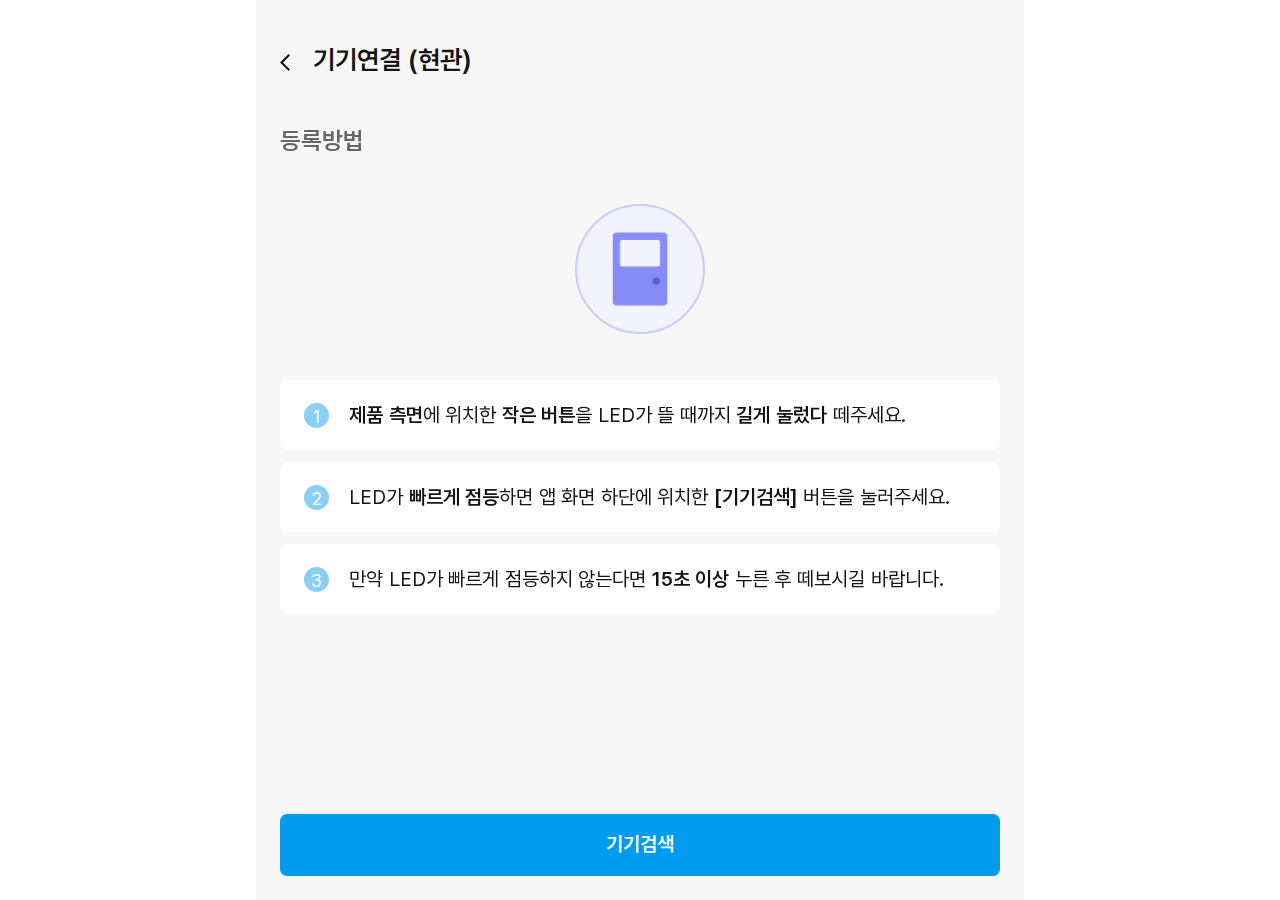
<file: sub/connect_door.html>
<!DOCTYPE html>
<html lang="ko">

<head>
  <meta charset="UTF-8">
  <meta name="viewport" content="width=device-width, initial-scale=1.0">
  <title>돌봐효 - 기기연결(현관)</title>

  <!-- favicon -->
  <link rel="shortcut icon" href="../img/common/favicon.png" type="image/x-icon">

  <!-- font -->
  <link rel="stylesheet" href="../css/font.css">

  <!-- css -->
  <link rel="stylesheet" href="../css/reset.css">
  <link rel="stylesheet" href="../css/common.css">
  <link rel="stylesheet" href="../css/sub.css">

  <!-- js -->
  <script defer src="../js/jquery-3.7.1.min.js"></script>
  <script defer src="../js/main.js"></script>

</head>

<body>

  <!-- 문서시작 -->
  <div id="wrap">

    <!-- 상단바 -->
    <header class="topbar_sub">
      <a href="mydevice.html"><img src="../img/sub/back_arrow_m.png" alt="뒤로가기"></a>
      <h2>기기연결 (현관)</h2>
    </header><!-- //topbar_sub -->

    <!-- 내기기 -->
    <div class="container connect hub">

      <!-- inner -->
      <div class="inner">

        <!-- 섹션 -->
        <div class="sec">
          <!-- 섹션제목 -->
          <h3 class="tit">등록방법</h3>

          <!-- 아이콘 -->
          <i class="icon door"></i>

          <!-- 등록방법 -->
          <ul class="process_list">
            <!-- 방법1 -->
            <li>
              <span>1</span>
              <p>
                <strong>제품 측면</strong>에 위치한 <strong>작은 버튼</strong>을 LED가 뜰 때까지 <strong>길게 눌렀다</strong> 떼주세요.
              </p>
            </li>

            <!-- 방법2 -->
            <li>
              <span>2</span>
              <p>
                LED가 <strong>빠르게 점등</strong>하면 앱 화면 하단에 위치한 <strong>[기기검색]</strong> 버튼을 눌러주세요.
              </p>
            </li>

            <!-- 방법3 -->
            <li>
              <span>3</span>
              <p>
                만약 LED가 빠르게 점등하지 않는다면 <strong>15초 이상</strong> 누른 후 떼보시길 바랍니다.
              </p>
            </li>
          </ul><!-- //process_list -->

        </div><!-- //sec -->

      </div><!-- //inner -->

      <!-- 버튼리스트 -->
      <ul class="btn_list">
        <li class="btn_fill">기기검색</li>
      </ul><!-- //btn_list -->

      <!-- 검색모달 -->
      <div class="modal_wrap sch">
        <!-- 모달박스 -->
        <div class="modal_box">
          <!-- 모달텍스트 -->
          <div class="modal_txt">
            <h5>기기 검색중</h5>
            <p>
              센서를 검색하고 있습니다.<br>
              잠시만 기다려주세요.
            </p>
          </div><!-- //modal_txt -->
          <!-- 스피너 -->
          <div class="loading">
            <div class="spinner"></div>
          </div>
        </div><!-- //modal_box -->
      </div><!-- //modal_wrap sch -->

      <!-- 완료모달 -->
      <div class="modal_wrap complete">
        <!-- 모달박스 -->
        <div class="modal_box">
          <!-- 모달텍스트 -->
          <div class="modal_txt">
            <h5>연결완료</h5>
            <p>기기가 연결 되었습니다.</p>
          </div><!-- //modal_txt -->
          <!-- 모달버튼 -->
          <ul class="modal_btn_list">
            <li><a class="btn fill" href="placeinfo_door.html">확인</a></li>
          </ul>
        </div><!-- //modal_box -->
      </div><!-- //modal_wrap complete -->

    </div><!-- //container connect door -->

    <!-- 배경 -->
    <div class="bg"></div>

  </div><!-- //wrap -->

</body>

</html>
</file>
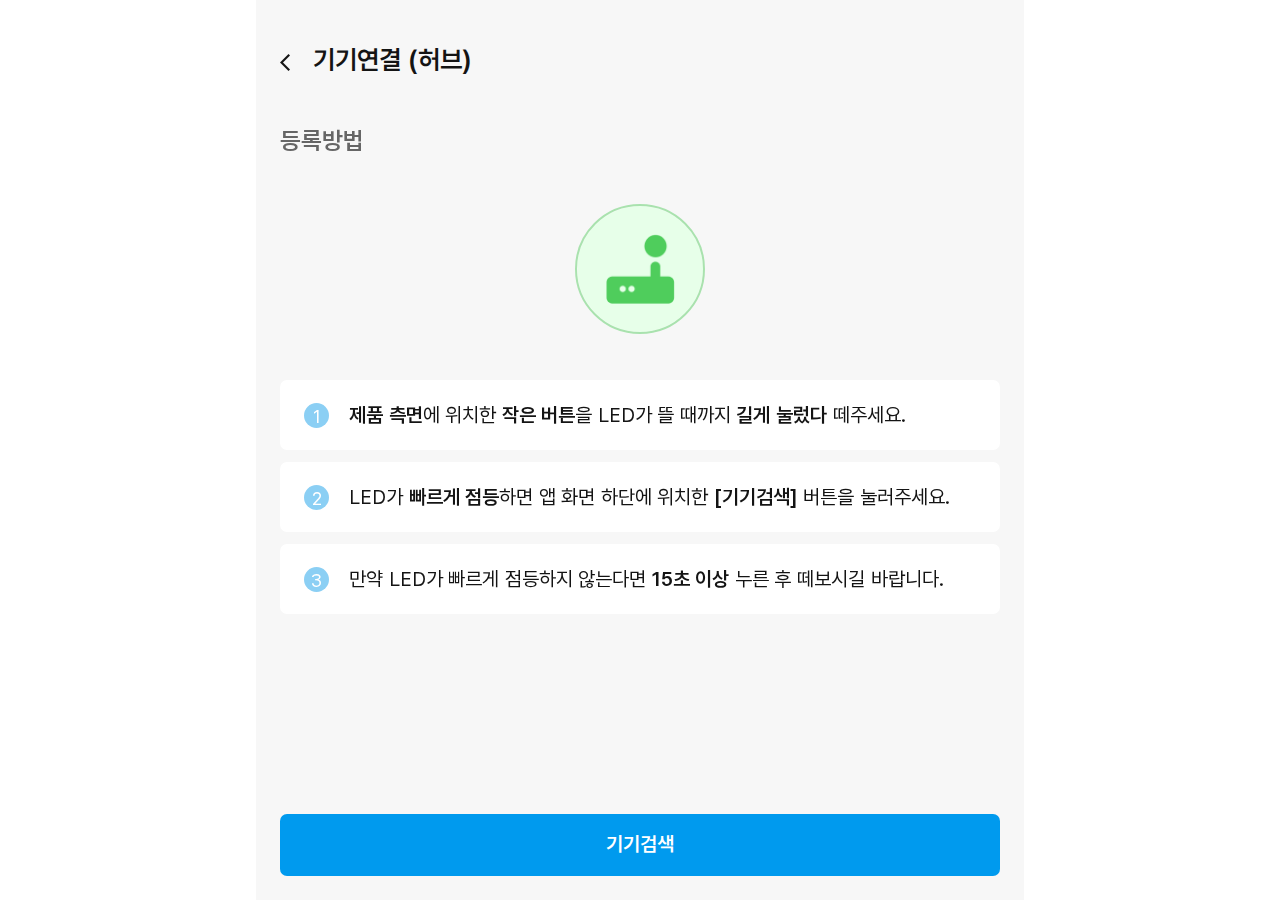
<file: sub/connect_hub.html>
<!DOCTYPE html>
<html lang="ko">

<head>
  <meta charset="UTF-8">
  <meta name="viewport" content="width=device-width, initial-scale=1.0">
  <title>돌봐효 - 기기연결(허브)</title>

  <!-- favicon -->
  <link rel="shortcut icon" href="../img/common/favicon.png" type="image/x-icon">

  <!-- font -->
  <link rel="stylesheet" href="../css/font.css">

  <!-- css -->
  <link rel="stylesheet" href="../css/reset.css">
  <link rel="stylesheet" href="../css/common.css">
  <link rel="stylesheet" href="../css/sub.css">

  <!-- js -->
  <script defer src="../js/jquery-3.7.1.min.js"></script>
  <script defer src="../js/main.js"></script>

</head>

<body>

  <!-- 문서시작 -->
  <div id="wrap">

    <!-- 상단바 -->
    <header class="topbar_sub">
      <a href="mydevice.html"><img src="../img/sub/back_arrow_m.png" alt="뒤로가기"></a>
      <h2>기기연결 (허브)</h2>
    </header><!-- //topbar_sub -->

    <!-- 내기기 -->
    <div class="container connect hub">

      <!-- inner -->
      <div class="inner">

        <!-- 섹션 -->
        <div class="sec">
          <!-- 섹션제목 -->
          <h3 class="tit">등록방법</h3>

          <!-- 아이콘 -->
          <i class="icon hub"></i>

          <!-- 등록방법 -->
          <ul class="process_list">
            <!-- 방법1 -->
            <li>
              <span>1</span>
              <p>
                <strong>제품 측면</strong>에 위치한 <strong>작은 버튼</strong>을 LED가 뜰 때까지 <strong>길게 눌렀다</strong> 떼주세요.
              </p>
            </li>

            <!-- 방법2 -->
            <li>
              <span>2</span>
              <p>
                LED가 <strong>빠르게 점등</strong>하면 앱 화면 하단에 위치한 <strong>[기기검색]</strong> 버튼을 눌러주세요.
              </p>
            </li>

            <!-- 방법3 -->
            <li>
              <span>3</span>
              <p>
                만약 LED가 빠르게 점등하지 않는다면 <strong>15초 이상</strong> 누른 후 떼보시길 바랍니다.
              </p>
            </li>
          </ul><!-- //process_list -->

        </div><!-- //sec -->

      </div><!-- //inner -->

      <!-- 버튼리스트 -->
      <ul class="btn_list">
        <li class="btn_fill">기기검색</li>
      </ul><!-- //btn_list -->

      <!-- 검색모달 -->
      <div class="modal_wrap sch">
        <!-- 모달박스 -->
        <div class="modal_box">
          <!-- 모달텍스트 -->
          <div class="modal_txt">
            <h5>기기 검색중</h5>
            <p>
              센서를 검색하고 있습니다.<br>
              잠시만 기다려주세요.
            </p>
          </div><!-- //modal_txt -->
          <!-- 스피너 -->
          <div class="loading">
            <div class="spinner"></div>
          </div>
        </div><!-- //modal_box -->
      </div><!-- //modal_wrap sch -->

      <!-- 완료모달 -->
      <div class="modal_wrap complete">
        <!-- 모달박스 -->
        <div class="modal_box">
          <!-- 모달텍스트 -->
          <div class="modal_txt">
            <h5>연결완료</h5>
            <p>기기가 연결 되었습니다.</p>
          </div><!-- //modal_txt -->
          <!-- 모달버튼 -->
          <ul class="modal_btn_list">
            <li><a class="btn fill" href="mydevice.html">확인</a></li>
          </ul>
        </div><!-- //modal_box -->
      </div><!-- //modal_wrap complete -->

    </div><!-- //container connect hub -->

    <!-- 배경 -->
    <div class="bg"></div>

  </div><!-- //wrap -->

</body>

</html>
</file>
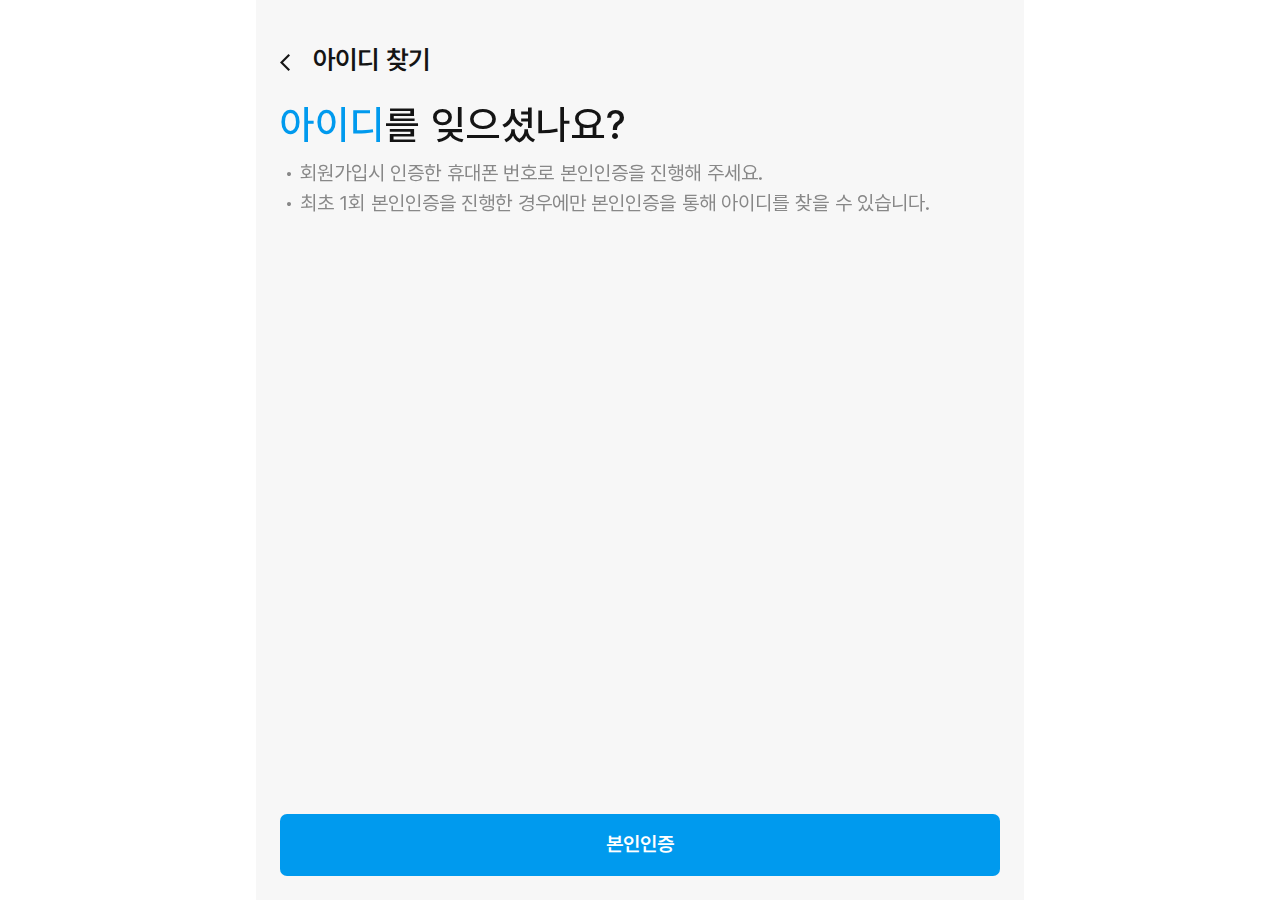
<file: sub/id_01.html>
<!DOCTYPE html>
<html lang="ko">

<head>
  <meta charset="UTF-8">
  <meta name="viewport" content="width=device-width, initial-scale=1.0">
  <title>돌봐효 - 아이디 찾기</title>

  <!-- favicon -->
  <link rel="shortcut icon" href="../img/common/favicon.png" type="image/x-icon">

  <!-- font -->
  <link rel="stylesheet" href="../css/font.css">

  <!-- css -->
  <link rel="stylesheet" href="../css/reset.css">
  <link rel="stylesheet" href="../css/common.css">
  <link rel="stylesheet" href="../css/sub.css">

</head>

<body>
  <!-- 문서시작 -->
  <div id="wrap">

    <!-- 상단바 -->
    <div class="topbar_sub">
      <a href="https://dolbahyo.vercel.app/"><img src="../img/sub/back_arrow_m.png" alt="뒤로가기"></a>
      <h2>아이디 찾기</h2>
    </div>

    <!-- ID찾기 -->
    <div class="container login findlogin">

      <!-- inner -->
      <div class="inner">

        <!-- 상단텍스트 -->
        <div class="top_txt">
          <p>
            <span class="highlight">아이디</span>를 <br>잊으셨나요?
          </p>
        </div><!-- //top_txt -->

        <!-- 하단텍스트 -->
        <div class="bottom_txt">
          <p class="dot">&#8226; 회원가입시 인증한 휴대폰 번호로 본인인증을 진행해 주세요.</p>
          <p class="dot">&#8226; 최초 1회 본인인증을 진행한 경우에만 본인인증을 통해 아이디를 찾을 수 있습니다.</p>
        </div><!-- //bottom_txt -->

      </div><!-- //inner -->

      <!-- 버튼리스트 -->
      <ul class="btn_list">
        <li><a class="btn_fill" href="id_02.html">본인인증</a></li>
      </ul><!-- //btn_list -->

    </div><!-- //container login findlogin -->

    <!-- 배경 -->
    <div class="bg"></div>

  </div><!-- //wrap -->
</body>

</html>
</file>
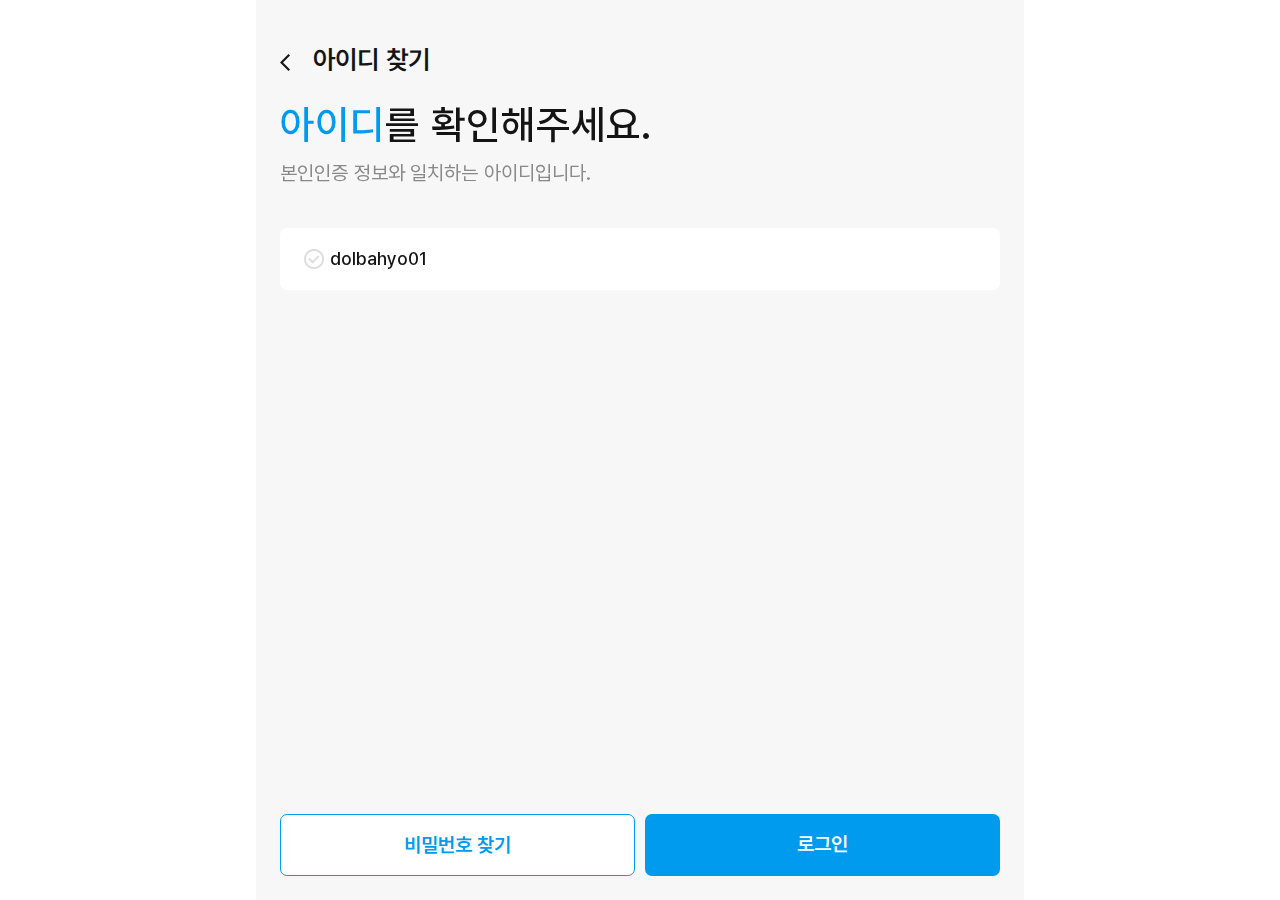
<file: sub/id_02.html>
<!DOCTYPE html>
<html lang="ko">

<head>
  <meta charset="UTF-8">
  <meta name="viewport" content="width=device-width, initial-scale=1.0">
  <title>돌봐효 - 아이디 찾기</title>

  <!-- favicon -->
  <link rel="shortcut icon" href="../img/common/favicon.png" type="image/x-icon">

  <!-- font -->
  <link rel="stylesheet" href="../css/font.css">

  <!-- css -->
  <link rel="stylesheet" href="../css/reset.css">
  <link rel="stylesheet" href="../css/common.css">
  <link rel="stylesheet" href="../css/sub.css">

  <!-- js -->
  <script defer src="../js/jquery-3.7.1.min.js"></script>
  <script defer src="../js/main.js"></script>

</head>

<body>
  <!-- 문서시작 -->
  <div id="wrap">

    <!-- 상단바 -->
    <div class="topbar_sub">
      <a href="id_01.html"><img src="../img/sub/back_arrow_m.png" alt="뒤로가기"></a>
      <h2>아이디 찾기</h2>
    </div>

    <!-- ID찾기 -->
    <div class="container login findlogin">

      <!-- inner -->
      <div class="inner">

        <!-- 상단텍스트 -->
        <div class="top_txt">
          <p>
            <span class="highlight">아이디</span>를 <br>
            확인해주세요.
          </p>
        </div><!-- //top_txt -->

        <!-- 하단텍스트 -->
        <div class="bottom_txt">
          <p>본인인증 정보와 일치하는 아이디입니다.</p>
        </div><!-- //bottom_txt -->

        <!-- ID바 -->
        <div class="id_bar">
          <div>
            <img src="../img/common/check.png" alt="체크">dolbahyo01
          </div>
        </div>

      </div><!-- //inner -->

      <!-- 버튼리스트 -->
      <ul class="btn_list">
        <li><a class="btn_stroke" href="pw_01.html">비밀번호 찾기</a></li>
        <li><a class="btn_fill" href="https://dolbahyo.vercel.app/">로그인</a></li>
      </ul><!-- //btn_list -->

    </div><!-- //container login findlogin -->

    <!-- 배경 -->
    <div class="bg"></div>

  </div><!-- //wrap -->
</body>

</html>
</file>
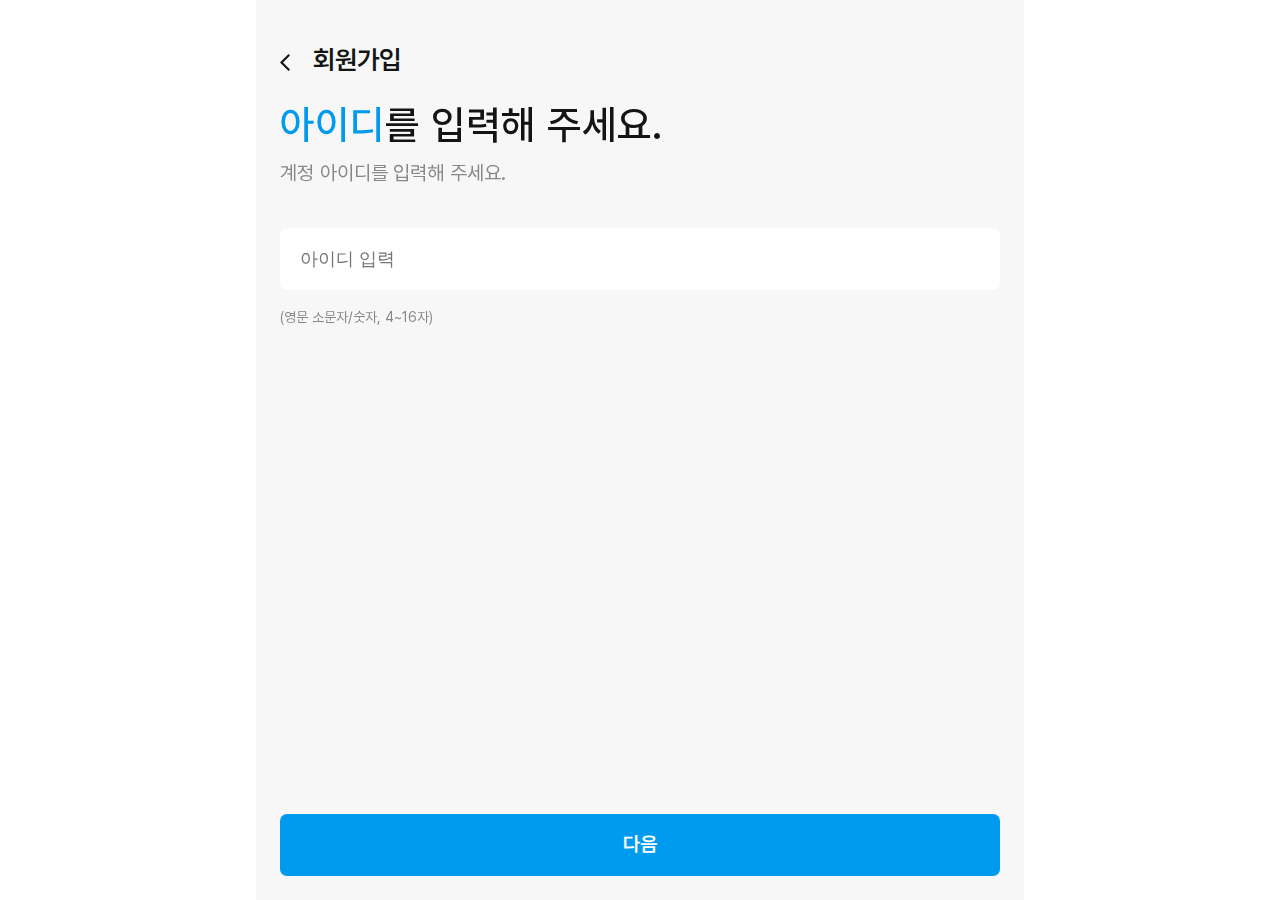
<file: sub/member_01.html>
<!DOCTYPE html>
<html lang="ko">

<head>
  <meta charset="UTF-8">
  <meta name="viewport" content="width=device-width, initial-scale=1.0">
  <title>돌봐효 - 회원가입</title>

  <!-- favicon -->
  <link rel="shortcut icon" href="../img/common/favicon.png" type="image/x-icon">

  <!-- font -->
  <link rel="stylesheet" href="../css/font.css">

  <!-- css -->
  <link rel="stylesheet" href="../css/reset.css">
  <link rel="stylesheet" href="../css/common.css">
  <link rel="stylesheet" href="../css/sub.css">

  <!-- js -->
  <script defer src="../js/jquery-3.7.1.min.js"></script>
  <script defer src="../js/main.js"></script>

</head>

<body>
  <!-- 문서시작 -->
  <div id="wrap">

    <!-- 상단바 -->
    <div class="topbar_sub">
      <a href="https://dolbahyo.vercel.app/"><img src="../img/sub/back_arrow_m.png" alt="뒤로가기"></a>
      <h2>회원가입</h2>
    </div>

    <!-- PW찾기 -->
    <div class="container login member">

      <!-- inner -->
      <div class="inner">

        <!-- 약관동의 -->
        <!-- 상단텍스트 -->
        <div class="top_txt">
          <p>
            <span class="highlight">아이디</span>를 <br>입력해 주세요.
          </p>
        </div><!-- //top_txt -->

        <!-- 하단텍스트 -->
        <div class="bottom_txt">
          <p>계정 아이디를 입력해 주세요.</p>
        </div><!-- //bottom_txt -->

        <!-- ID입력 -->
        <form class="txt_form">
          <input type="text" class="txt_box" placeholder="아이디 입력" required>
        </form>

        <!-- 가이드문구 -->
        <p class="guide">(영문 소문자/숫자, 4~16자)</p>

      </div><!-- //inner -->

      <!-- 버튼리스트 -->
      <ul class="btn_list">
        <li><a class="btn_fill" href="member_02.html">다음</a></li>
      </ul><!-- //btn_list -->

    </div><!-- //container login member -->

    <!-- 배경 -->
    <div class="bg"></div>

  </div><!-- //wrap -->
</body>

</html>
</file>
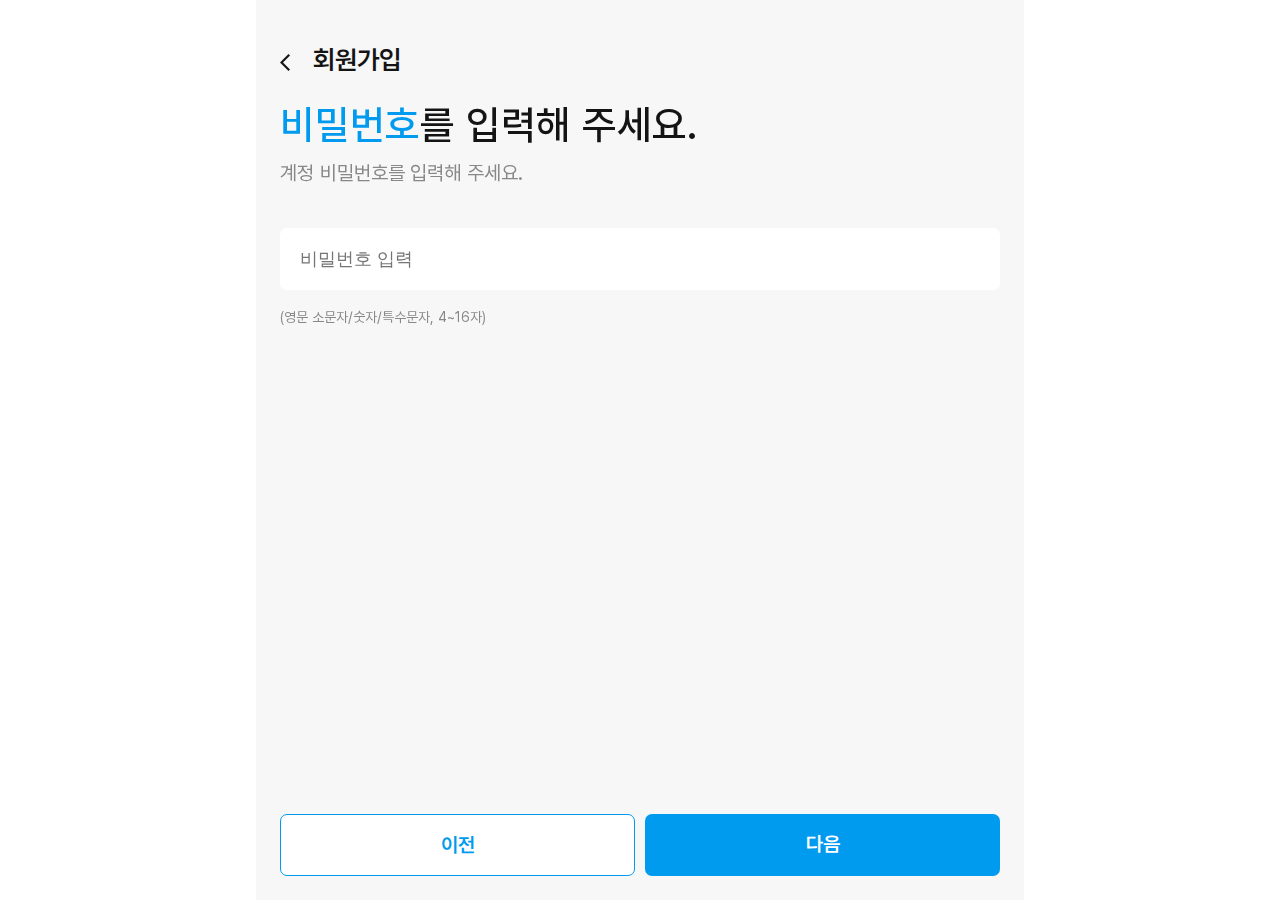
<file: sub/member_02.html>
<!DOCTYPE html>
<html lang="ko">

<head>
  <meta charset="UTF-8">
  <meta name="viewport" content="width=device-width, initial-scale=1.0">
  <title>돌봐효 - 회원가입</title>

  <!-- favicon -->
  <link rel="shortcut icon" href="../img/common/favicon.png" type="image/x-icon">

  <!-- font -->
  <link rel="stylesheet" href="../css/font.css">

  <!-- css -->
  <link rel="stylesheet" href="../css/reset.css">
  <link rel="stylesheet" href="../css/common.css">
  <link rel="stylesheet" href="../css/sub.css">

  <!-- js -->
  <script defer src="../js/jquery-3.7.1.min.js"></script>
  <script defer src="../js/main.js"></script>

</head>

<body>
  <!-- 문서시작 -->
  <div id="wrap">

    <!-- 상단바 -->
    <div class="topbar_sub">
      <a href="member_01.html"><img src="../img/sub/back_arrow_m.png" alt="뒤로가기"></a>
      <h2>회원가입</h2>
    </div>

    <!-- PW찾기 -->
    <div class="container login member">

      <!-- inner -->
      <div class="inner">

        <!-- 상단텍스트 -->
        <div class="top_txt">
          <p>
            <span class="highlight">비밀번호</span>를 <br>입력해 주세요.
          </p>
        </div><!-- //top_txt -->

        <!-- 하단텍스트 -->
        <div class="bottom_txt">
          <p>계정 비밀번호를 입력해 주세요.</p>
        </div><!-- //bottom_txt -->

        <!-- ID입력 -->
        <form class="txt_form">
          <input type="password" class="txt_box" placeholder="비밀번호 입력" required>
        </form>

        <!-- 가이드문구 -->
        <p class="guide">(영문 소문자/숫자/특수문자, 4~16자)</p>

      </div><!-- //inner -->

      <!-- 버튼리스트 -->
      <ul class="btn_list">
        <li><a class="btn_stroke" href="member_01.html">이전</a></li>
        <li><a class="btn_fill" href="member_03.html">다음</a></li>
      </ul><!-- //btn_list -->

    </div><!-- //container login member -->

    <!-- 배경 -->
    <div class="bg"></div>

  </div><!-- //wrap -->
</body>

</html>
</file>
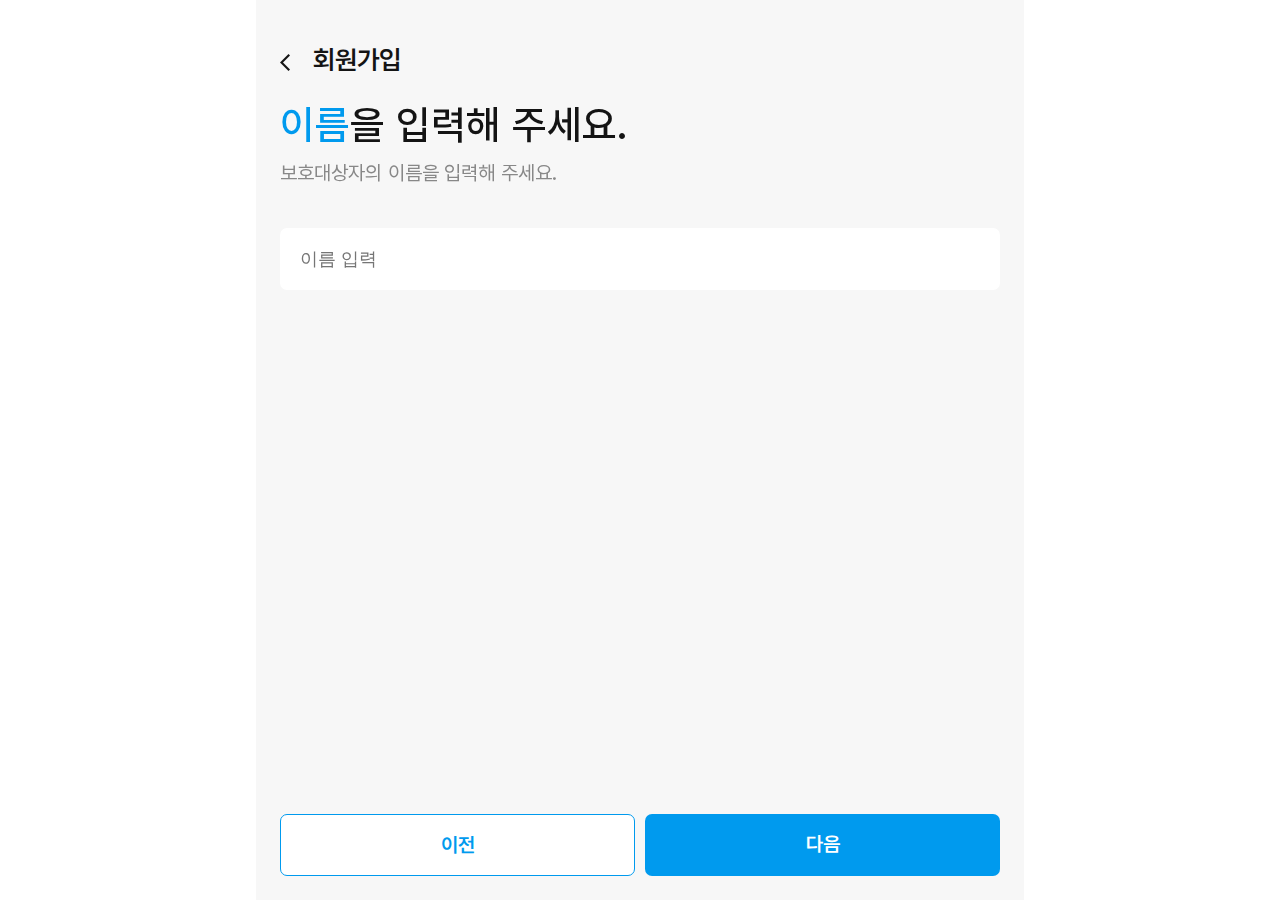
<file: sub/member_03.html>
<!DOCTYPE html>
<html lang="ko">

<head>
  <meta charset="UTF-8">
  <meta name="viewport" content="width=device-width, initial-scale=1.0">
  <title>돌봐효 - 회원가입</title>

  <!-- favicon -->
  <link rel="shortcut icon" href="../img/common/favicon.png" type="image/x-icon">

  <!-- font -->
  <link rel="stylesheet" href="../css/font.css">

  <!-- css -->
  <link rel="stylesheet" href="../css/reset.css">
  <link rel="stylesheet" href="../css/common.css">
  <link rel="stylesheet" href="../css/sub.css">

  <!-- js -->
  <script defer src="../js/jquery-3.7.1.min.js"></script>
  <script defer src="../js/main.js"></script>

</head>

<body>
  <!-- 문서시작 -->
  <div id="wrap">

    <!-- 상단바 -->
    <div class="topbar_sub">
      <a href="member_02.html"><img src="../img/sub/back_arrow_m.png" alt="뒤로가기"></a>
      <h2>회원가입</h2>
    </div>

    <!-- PW찾기 -->
    <div class="container login member">

      <!-- inner -->
      <div class="inner">

        <!-- 상단텍스트 -->
        <div class="top_txt">
          <p>
            <span class="highlight">이름</span>을 <br>입력해 주세요.
          </p>
        </div><!-- //top_txt -->

        <!-- 하단텍스트 -->
        <div class="bottom_txt">
          <p>보호대상자의 이름을 입력해 주세요.</p>
        </div><!-- //bottom_txt -->

        <!-- ID입력 -->
        <form class="txt_form">
          <input type="text" class="txt_box" placeholder="이름 입력" required>
        </form>

      </div><!-- //inner -->

      <!-- 버튼리스트 -->
      <ul class="btn_list">
        <li><a class="btn_stroke" href="member_02.html">이전</a></li>
        <li><a class="btn_fill" href="member_04.html">다음</a></li>
      </ul><!-- //btn_list -->

    </div><!-- //container login member -->

    <!-- 배경 -->
    <div class="bg"></div>

  </div><!-- //wrap -->
</body>

</html>
</file>
<file: css/font.css>
@charset "utf-8";

@font-face {
    font-family: 'Pretendard';
    src: url(../font/Pretendard-Thin.woff2) format('woff2'),
        url(../font/Pretendard-Thin.woff) format('woff');
    font-weight: 100;
    font-style: normal;
    font-display: swap;
}

@font-face {
    font-family: 'Pretendard';
    src: url(../font/Pretendard-ExtraLight.woff2) format('woff2'),
        url(../font/Pretendard-ExtraLight.woff) format('woff');
    font-weight: 200;
    font-style: normal;
    font-display: swap;
}

@font-face {
    font-family: 'Pretendard';
    src: url(../font/Pretendard-Light.woff2) format('woff2'),
        url(../font/Pretendard-Light.woff) format('woff');
    font-weight: 300;
    font-style: normal;
    font-display: swap;
}

@font-face {
    font-family: 'Pretendard';
    src: url(../font/Pretendard-Regular.woff2) format('woff2'),
        url(../font/Pretendard-Regular.woff) format('woff');
    font-weight: 400;
    font-style: normal;
    font-display: swap;
}

@font-face {
    font-family: 'Pretendard';
    src: url(../font/Pretendard-Medium.woff2) format('woff2'),
        url(../font/Pretendard-Medium.woff) format('woff');
    font-weight: 500;
    font-style: normal;
    font-display: swap;
}

@font-face {
    font-family: 'Pretendard';
    src: url(../font/Pretendard-SemiBold.woff2) format('woff2'),
        url(../font/Pretendard-SemiBold.woff) format('woff');
    font-weight: 600;
    font-style: normal;
    font-display: swap;
}

@font-face {
    font-family: 'Pretendard';
    src: url(../font/Pretendard-Bold.woff2) format('woff2'),
        url(../font/Pretendard-Bold.woff) format('woff');
    font-weight: 700;
    font-style: normal;
    font-display: swap;
}

@font-face {
    font-family: 'Pretendard';
    src: url(../font/Pretendard-ExtraBold.woff2) format('woff2'),
        url(../font/Pretendard-ExtraBold.woff) format('woff');
    font-weight: 800;
    font-style: normal;
    font-display: swap;
}

@font-face {
    font-family: 'Pretendard';
    src: url(../font/Pretendard-Black.woff2) format('woff2'),
        url(../font/Pretendard-Black.woff) format('woff');
    font-weight: 900;
    font-style: normal;
    font-display: swap;
}
</file>
<file: css/common.css>
@charset "utf-8";
:root { 
  --hyo-bg: #f7f7f7; 
  --hyo-black : #141414; 
  --hyo-gray : #888; 
  --hyo-blue: #009AEE; 
  --hyo-green : #47B751; 
  --hyo-yellow: #FEBA37; 
  --hyo-orange: #FF7A15; 
  --main-font : 'Pretendard', sans-serif; 
} 

body { font-family: var(--main-font); color: var(--hyo-black); font-size: 1.6rem; line-height: 1.5; } 

#wrap { position: relative; max-width: 768px; margin: 0 auto; overflow: hidden; } 

.bg { position: fixed; left: 50%; top: 0; z-index: -1; width: 768px; height: 100vh; background: var(--hyo-bg); transform: translateX(-50%); } 

.container { padding: 89px 0 0; } 
.inner { padding: 0 16px; } 

/* topbar_main */
.topbar_main { position: relative; display: flex; padding: 30px 0 0; align-items: center; justify-content: space-between; z-index: 2; } 
.topbar_main h1 { width: 120px; } 
.topbar_main h1 img { width: 100%; } 
.topbar_main .bell { width: 24px; height: 24px; } 
.topbar_main .bell img { width: 100%; } 

/* topbar_sub */
.topbar_sub { display: flex; position: fixed; left: 0; top: 0; width: 100%; padding: 30px 16px 25px; align-items: center; background: var(--hyo-bg); z-index: 90; } 
.topbar_sub a { display: block; padding: 5px 23px 5px 0; } 
.topbar_sub a img { vertical-align: middle; } 
.topbar_sub h2 { color: var(--hyo-black); font-size: 2.2rem; font-weight: 600; } 

/* nav_bar */
#nav_bar { display: flex; position: fixed; left: 0; bottom: 0; width: 100%; padding: 25px 0; align-items: center; justify-content: space-evenly; background: #fff; border-radius: 7px 7px 0 0; box-shadow: 0px -2px 2px rgba(0, 0, 0,0.1); z-index: 10; } 
#nav_bar li img { width: 25px; height: 25px; } 

/* btn_list 최하단버튼 */
.btn_list { background: var(--hyo-bg); position: fixed; left: 0; bottom: 0; display: flex; justify-content: center; gap: 10px; width: 100%; padding: 16px; } 
.btn_list li { width: 100%;}
.btn_list .btn_stroke, .btn_fill, .btn_gray { display: block; width: 100%;  height: 50px; padding: 16px; text-align: center; font-size: 1.8rem; font-weight: 600; border-radius: 7px; line-height: 1; } 
.btn_stroke { background: #fff; border: 1px solid var(--hyo-blue); color: var(--hyo-blue); } 
.btn_fill { background: var(--hyo-blue); color: #fff; } 
.btn_gray { background: var(--hyo-gray); color: #fff; } 

/* input */
.placeForm > .txt_box { width: 100%; height: 43px; padding: 0 16px; border-radius: 7px; background-color: #fff; } 
.placeForm>input:focus { outline: 1px solid var(--hyo-blue); } 
.placeForm>input::placeholder { color: var(--hyo-gray); } 

@media(min-width:660px) {
  .container { padding: 122px 0 0; } 
  .inner { padding: 0 24px; } 

  /*topbar_main*/
  .topbar_main { padding: 40px 0 0; } 
  .topbar_main h1 { width: 120px; } 
  .topbar_main .bell { width: 30px; height: 30px; } 

  /*topbar_sub*/
  .topbar_sub { left: 50%; max-width: 768px; padding: 40px 24px 28px; transform: translateX(-50%); } 
  .topbar_sub a img { margin-top: 2px; } 
  .topbar_sub h2 { font-size: 2.6rem; } 

  /*nav_bar*/
  #nav_bar { left: 50%; max-width: 768px; padding: 25px 0; justify-content: center; gap: 140px; transform: translateX(-50%); } 
  #nav_bar li img { width: 30px; height: 30px; } 

  /*btn_list*/
  .btn_list { left: 50%; padding: 24px; max-width: 768px; transform: translateX(-50%); } 
  .btn_list .btn_stroke, .btn_fill, .btn_gray { height: 62px; padding: 20px 24px; font-size: 2rem; } 

  /* form */
  .placeForm>.txt_box { padding: 35px; font-size: 2rem; } 
}
</file>
<file: css/sub.css>
@charset "utf-8";

/* 스플래시 */
#splash_wrap { position: relative; max-width: 768px; height: 100vh; margin: 0 auto; background: var(--hyo-blue) !important; } 

.splash { 
  position: absolute; left: 50%; top: 50%; transform: translate(-50%, -50%); width: 40%; text-align: center; 

  .copy { font-size: 1.4rem; color: #fff; } 

  h1 a img { width: 100%; margin-top: 20px; } 
} 

#wrap .container .highlight { color: var(--hyo-blue); } 

/* container */
.container { 
  
  /* 그레이 gray */
 .gray { color: var(--hyo-gray); filter: grayscale(100%); } 

 /* 섹션 sec */
 .sec { display: flex; flex-direction: column; gap: 16px; margin-bottom:30px; } 
 .sec .tit { font-size:1.8rem; font-weight: 600; color: #666; } 
 .sec .tit.black { color: var(--hyo-black); } 

  /* 상단텍스트 */
  .top_txt { 
    margin-bottom: 10px; 

    p { font-size: 30px; font-weight: 500; line-height: 1.2; } 
  }

  /* 하단텍스트 */
  .bottom_txt { 
    color: var(--hyo-gray); word-break: keep-all; 

    .dot { margin-left: 14px; text-indent: -10px; } 
  } 

  /* ID바 */
  .id_bar { width: 100%; padding: 13px 16px; margin-top: 35px; border-radius: 7px; background: #fff; font-size: 1.6rem; font-weight: 500; color: var(--hyo-black); } 
  .id_bar > div { display: flex; align-items: center; gap: 6px; position: relative; .arrow { position: absolute; right: 0; } 
  }

  /* txt폼 */
  .txt_form { 
    margin-top: 35px;

    > .txt_box { padding: 0 16px; width: 100%; height: 50px; margin-bottom: 12px; border-radius: 7px; background-color: #fff; font-size: 1.6rem; } 

    > input:focus { outline: 1px solid var(--hyo-blue); } 
  } 
  
  /* 시간 및 생년월일 선택 */
  .num_03 {color: #bbb; font-size: 2.2rem;}
  .num_02 {color: var(--hyo-gray); font-size: 3.2rem; font-weight: 500;}
  .choice_pick { font-size: 4rem; font-weight: 700;}
  
  #sub_main { display: flex; flex-direction: column; gap: 30px; }

  /* 메뉴리스트 */
  .menu_list { display: flex; gap: 20px; position: fixed; top: 87px; left: 0; z-index: 99; width: 100%; padding: 0 24px 10px ; background: var(--hyo-bg);}
  .menu_list li { padding: 0 0 8px; border-bottom: 2px solid transparent; font-weight: 600; font-size: 1.8rem; color: var(--hyo-gray); cursor: pointer; }
  .menu_list li.active { border-bottom: 2px solid var(--hyo-blue); color: var(--hyo-blue); }

  /* 고정드롭다운박스 */
  .fix_box { display: flex; flex-wrap: wrap; gap: 14px; position: absolute; left: 0; top: 0px; z-index: 10; width: 100%; border-radius: 7px; background: #fff; } 

  .sel_wrap { position: relative; border-radius: 7px; background: #fff; }  
  .sel_wrap.shadow { box-shadow : 3px 3px 10px rgba(0, 0, 0, 0.14) } 
  .sel_wrap.shadow .select_arrow { transform: rotate(180deg); }

  /* 추가박스 add_box */
  .sec .add_box { display: grid; grid-template-columns: 25px auto 16px; gap: 16px; align-items: center; padding: 10px 16px; border: 1.6px dashed #5087DE; border-radius: 7px; font-size: 1.8rem; font-weight: 500; color: #5087DE; } 

  /* 모달팝업 modal */
  .modal_wrap { display: none; position: fixed; left: 0; top: 0; width: 100%; height: 100%; padding: 16px; background: rgba(0, 0, 0, 0.25); z-index: 999; } 
  .modal_wrap .modal_box { display: flex; flex-direction: column; gap: 30px; position: absolute; left: 50%; top: 50%; width: calc(100% - 32px); padding: 25px 16px 16px; border-radius: 7px; background: #fff; text-align: center; transform: translate(-50%, -50%); } 


  .modal_wrap .modal_txt { display: flex; flex-direction: column; gap: 5px; } 
  .modal_wrap .modal_txt h5 { font-size: 2.2rem; font-weight: 600; } 
  .modal_wrap .modal_txt h5+p { color: #aaa; line-height: 1.35; } 
  .modal_wrap .modal_txt .blue { color: var(--hyo-blue); } 

  .modal_sel .modal_con { height: 330px;}
  .modal_con { display: grid; grid-template-columns: 1fr 1fr; gap: 16px; justify-content: center; align-items: start; height: auto; } 
  .modal_con .tit { display: flex; flex-direction: column; gap: 12px; justify-content: center; align-items: center; position: relative; width: 100%; } 
  .modal_con .tit i { width: 100px; height: 100px; } 
  .modal_con .tit h4 { font-size: 1.8rem; font-weight: 600; } 

  .icon_check { display: none; position: absolute; left: 30px; top: 0; width: 25px; height: 25px; background: url('../img/sub/check_active.png') no-repeat center / cover; } 

  .modal_btn_list { display: flex; gap: 5px; justify-content: center; align-items: center; } 
  .modal_btn_list .btn { display: block; max-width: 145.5px; width: 100%; padding: 10px; border-radius: 7px; font-weight: 600; } 
  .modal_btn_list .btn.stroke { border: 1px solid var(--hyo-blue); color: var(--hyo-blue); } 
  .modal_btn_list .btn.fill { background: var(--hyo-blue); color: #fff } 
  
  .modal_btn_list li .btn {  width: 145.5px; }
  
  /* 아이콘 icon */
  .icon { display: block; width: 80px; height: 80px; background-repeat: no-repeat; background-position: center; background-size: contain; } 

  .hub { background-image: url(../img/sub/icon_hub.png); } 
  .door { background-image: url(../img/common/icon_door.png); } 
  .frige { background-image: url(../img/common/icon_refrigerator.png); } 
  .toilet { background-image: url(../img/common/icon_toilet.png); } 
  .siren { background-image: url(../img/common/icon_siren.png); } 
  .pin { background-image: url(../img/common/icon_pin.png); } 
  .open { background-image: url(../img/sub/icon_open.png); } 
  .close { background-image: url(../img/sub/icon_close.png); } 
  .move { background-image: url(../img/sub/icon_move.png); } 
  .call { background-image: url(../img/sub/icon_call.png); } 

  /* 작은아이콘 small_icon */
  .sensor_icon { display: block; width: 20px; height: 20px; background-repeat: no-repeat; background-position: center; background-size: cover; } 
  .small_icon { display: block; width: 25px; height: 25px; background-repeat: no-repeat; background-position: center; background-size: cover; } 
  .middle_icon { display: block; width: 30px; height: 30px; background-repeat: no-repeat; background-position: center; background-size: cover; } 
  .battery { display: block; float: right; width: 22px; height: 20px; background-repeat: no-repeat; background-position: center; background-size: cover; } 

  .add { width: 16px; height: 16px; background: url(../img/sub/icon_add.png) no-repeat center / cover; } 
  .pic { background-image: url(../img/sub/icon_pic.png); } 
  .remove { background-image: url(../img/sub/icon_remove.png); } 
  .small_pin { background-image: url(../img/sub/icon_pin.png); } 
  .small_sensor { background-image: url(../img/sub/icon_sensor.png); } 
  .small_open { background-image: url(../img/sub/icon_open_20.png); } 
  .small_move { background-image: url(../img/sub/icon_move_20.png); } 
  .small_call { background-image: url(../img/sub/icon_call_20.png); } 
  .b_small { background-image: url(../img/sub/icon_battery_20.png); } 
  .b_none { background-image: url(../img/sub/icon_battery_0.png); } 

  .select_arrow { display: block; width: 30px; height: 10px; background: url('../img/sub/select_arrow.png') no-repeat center / contain; transition: all 0.5s; }
 
}

@media(min-width:482px){
  .container {
    .modal_wrap .modal_box { margin: 0 auto; width: 450px; } 
  }
}

 
@media(min-width:660px) { 
  .container {

    .sec { gap: 20px; } 
    .sec .tit { font-size:2.4rem; } 

    /* top_txt */
    .top_txt br { display: none; } 
    .top_txt p { font-size: 4rem; } 
    .bottom_txt p { font-size: 2rem; } 

    /* ID바 */
    .id_bar { padding: 17px 24px; margin-top: 40px; height: 62px; } 
    .id_bar > div { font-size: 1.8rem; } 
    .idForm > .userId { padding: 0 24px; height: 62px; font-size: 1.8rem; } 

    .txt_form { 
      margin-top: 40px;
      > .txt_box { padding: 20px; height: 62px; margin-bottom:16px; font-size: 1.8rem; } 
    } 

    /* 시간 및 생년월일 선택 */
    .num_03 { font-size: 2.6rem; }
    .num_02 { font-size: 3.5rem; }
    .choice_pick { font-size: 5rem; }

    /* 탭바 */
    .menu_list { top: 107px;  gap: 30px; }
    .menu_list li { padding: 0 0 12px; font-size: 2.2rem; }
    

    /* 추가박스 add_box */
    .sec .add_box { grid-template-columns: 40px auto 20px; gap: 24px; padding: 16px 24px; border-width: 2px; font-size: 2.2rem; } 

    /* 모달팝업 */
    .modal_wrap { padding: 24px; } 
    .modal_wrap .modal_box { gap: 35px; max-width: 450px; padding: 35px 24px 24px; } 

    .modal_wrap .modal_txt { display: flex; flex-direction: column; gap: 10px; } 
    .modal_wrap .modal_txt h5 { font-size: 2.6rem; } 
    .modal_wrap .modal_txt h5+p { font-size: 2rem; }  

    .modal_sel .modal_con { height: 330px;}
    .modal_con { gap: 24px;} 
    .modal_con .tit { gap: 20px; } 
    .modal_con .tit i { width: 130px; height: 130px; } 
    .modal_con .tit h4 { font-size: 2rem; }   
    
    .modal_btn_list { gap: 10px; } 
    .modal_btn_list .btn { max-width: 196px; font-size: 2rem; } 
    
    .modal_btn_list li .btn{ width: 169px;}

    .icon_check { left: 40px; top: 0; width: 30px; height: 30px; background: url('../img/sub/check_active.png') no-repeat center / cover; }  

    /* 아이콘 */
    .icon { width: 100px; height: 100px; } 
    .small_icon { width: 40px; height: 40px; } 
    .middle_icon { width: 50px; height: 50px; } 
    .add { width: 20px; height: 20px; } 

    .select_arrow { height: 15px;}
  }
}

/* 로그인 화면 */
.login { 

  padding: 100px 0 0; 

  h1 { text-align: center; margin-bottom: 32px; } 

  .loginForm > .userId, .Pw { width: 100%; height: 50px; padding: 0 16px; margin-bottom: 12px; border-radius: 7px; background-color: #fff; font-size: 1.6rem; } 

  /* 포커스 */
  .loginForm > input:focus { outline: 1px solid var(--hyo-blue); } 

  /* 플레이스홀더 */
  .loginForm > input::placeholder { color: var(--hyo-gray); } 

  /* 로그인 버튼 */
  .loginForm > .btn_login, .btn_sign, .btn_kakao { display: flex; justify-content: center; align-items: center; width: 100%; height: 50px; padding: 0 16px; border-radius: 7px; font-size: 1.8rem; } 

  .loginForm > .btn_login { margin-bottom: 12px; background-color: var(--hyo-blue); font-weight: 600; color: #fff;
  } 

  /* 회원가입버튼 */
  .loginForm > .btn_sign { margin-bottom: 12px; border: 1px solid var(--hyo-blue); font-weight: 600; color: var(--hyo-blue);
  }

  /* 카카오버튼 */
  .loginForm > .btn_kakao {background: #FFEB00; font-weight: 600; color: var(--hyo-black); } 
  .loginForm > .btn_kakao img { margin: 0 5px 0 0;} 
 
}

@media(min-width:660px) {
  .login {
    .loginForm > .userId, .Pw { height: 62px; padding: 0 20px; font-size: 1.8rem;}

    /* 로그인 버튼 */
    .loginForm .btn_login, .btn_sign, .btn_kakao { height: 62px; padding: 17px 20px; font-size: 2rem; } 
  }
}

.loginForm { 

  /* 체크박스 */
  input[type="checkbox"] { content: ''; display: inline-block; appearance: none; width: 20px; height: 20px; background: url(../img/common/check.png) no-repeat center; } 

  input[type="checkbox"]:checked { width: 20px; height: 20px; background: url(../img/common/checked.png) no-repeat center / cover; } 

  input[type="checkbox"] + label { color: var(--hyo-gray); font-size: 1.4rem; } 

  .check_list { display: flex; gap: 20px; margin-bottom: 25px; } 

  .check { display: flex; align-items: center; gap: 6px; } 

  /* 찾기리스트 */
  .find_list { 
    
    display: flex; justify-content: center; margin: 18px 0 35px; 
  
    li { position: relative; }
    a { font-size: 1.4rem; color: var(--hyo-gray); } 
  }

  li:first-child { margin-right: 21px; } 

  li:nth-child(2)::before { content: ''; position: absolute; left: -10px; bottom: 6px; width: 1px; height: 8px; background: #ccc; } 


  /* 심플 */
  .simple::before { content: ''; display: block; position: absolute; left: 0; top: 50%; width: 33%; height: 1px; background: #ccc; transform: translateY(-50%); } 

  .simple { 
    position: relative; margin-bottom: 18px; 
    p { font-size: 1.4rem; color: #aaa; text-align: center; } 
  }

  .simple::after { content: ''; display: block; position: absolute; right: 0; top: 50%; width: 33%; height: 1px; background: #ccc; transform: translateY(-50%); } 
 
}

@media(min-width:432px){
  .loginForm { width: 400px; margin: 0 auto; } 
}

@media(min-width:660px){  
  .loginForm {
    .find_list { 
      display: flex; justify-content: center; margin: 18px 0 96px;
    
      a { font-size: 1.5rem; } 
    } 

    .simple { 
      margin-bottom: 26px; 
      p { font-size: 1.5rem; } 
    }
  }
}


/* 약관동의 */
.agree { 

  /* 약관리스트 */
  .agree_list { display: flex; flex-direction: column; gap: 15px; } 

  .agree_list li { display: grid; align-items: center; grid-template-columns: 20px auto 10px; gap:10px; padding: 16px; border-radius: 10px; background: #fff; } 
  .agree_list li h3 { font-size: 1.6rem; } 
  .agree_list li > img { width: 20px; height: 20px; } 
  .agree_list li img { vertical-align: middle; } 
  .agree_list li > a { transform: rotate(180deg); } 
  .agree_list li .right { float: right; } 
  .agree_list li.line { padding: 0; background: transparent; border-top: 1px solid #ddd; } 

  /* 약관내용 */
  .content { padding: 25px 16px 80px; border-radius: 7px; background: #fff; } 
  .content h4 { padding-bottom: 15px; font-size: 1.4rem; font-weight: 600; color: var(--hyo-blue); } 
  .content p { display: flex; flex-direction: column; padding-bottom: 20px; font-size: 1.3rem; font-weight: 500; } 
  .content p span { display: inline-block; padding-bottom: 10px; font-size: 1.2rem; font-weight: 400; } 
  .content .space { line-height: 2;}
}

@media(min-width:660px){
  .agree {
    
    .agree_list li { gap: 16px;}
    .agree_list li h3 { font-size: 2.2rem; } 

    .content h4 { font-size: 2.0rem; font-weight: 600; color: var(--hyo-blue); padding-bottom: 30px; } 
    .content p { font-size: 1.8rem; font-weight: 500; padding-bottom: 30px; } 
    .content p span { font-size: 1.6rem; font-weight: 400; } 
  }
 
}

/* 회원가입 */
.member {
  /* 텍스트폼 */
  .txt_form { display: flex; gap: 16px;}

  /* 회원가입 설명가이드 */
  .guide { font-size: 1.4rem; color: var(--hyo-gray); }

  /* 생년월일 */
  .birth .tit h5 { font-size: 2.4rem; font-weight: 600; color: var(--hyo-black); text-align: left; }
  .birth .tit::after {content: ""; display: block; background: var(--hyo-gray); width: 95%; height: 2px; position: absolute; top: 70px; left: 50%; transform: translateX(-50%);} 
  .time_flex_box { display: flex; justify-content: space-around; align-items: center; padding: 40px 0;}

  .birth .modal_con { display: flex; gap: 20px;}

  /* 성별 */
  .gender { display: flex; flex-direction: column; gap: 20px; margin-top: 40px;}
  .gender li { display: flex; align-items: center;}

  .gender input[type="radio"] {  width: 18px; height: 18px; margin-right: 10px; border: 2px solid #ccc; border-radius: 50%; -webkit-appearance: none; -moz-appearance: none; appearance: none; outline: none; cursor: pointer; }
  .gender input[type='radio']:checked { border: 3px solid #fff; background-color: var(--hyo-blue); box-shadow: 0 0 0 1.6px var(--hyo-blue); } 

  /* 중제목 + 폼 */
  .info_list { display: flex; flex-direction: column; gap: 26px; margin: 40px 0 0; }
  .tit { margin-bottom: 16px; font-size: 1.8rem; font-weight: 600; color: #666;}
  .nomargin { margin: 0;}

  /* 번호인증 */
  .authn { display: grid; grid-template-columns: auto 90px; gap: 10px;}
  .btn_authn { display: block; width: 100%; height: 50px; font-size: 1.6rem; font-weight: 600; border-radius: 7px; background: var(--hyo-blue); color: #fff;} 

  .authn .btn_authn { padding: 0;}

  /* 주소 */
  .info_list li:first-child .txt_form input[type="text"] { background: #fff url(../img/sub/icon_search.png) no-repeat right 16px top 50%; cursor: pointer; } 
}

@media (min-width:660px) {
  .member {
    /* 회원가입 */
    .birth .tit h5 { padding-bottom: 10px; font-size: 3rem; }
    .birth .tit::after { top: 90px;} 

    /* 성별 */
    .gender li { font-size: 2rem;}
    .gender input[type="radio"] {  width: 20px; height: 20px; margin-right: 16px; }

    /* 중제목 */
    .tit { margin-bottom: 20px; font-size: 2.6rem; }

    /* 번호인증 */
    .btn_authn { height: 62px; font-size: 2rem; line-height: 1; }
  }
  
}

/* 온보딩 onboard */
.onboard { 

  padding: 0;

  /* 스킵버튼 */
  .btn_skip { position: absolute; right: 6px; top: 16px; padding: 10px; font-weight: 600; font-size: 1.4rem; color: var(--hyo-gray); cursor: pointer; z-index: 10; }

  /* 스와이퍼 */
  .swiper{ position: relative; height: 100vh; }
  .swiper-wrapper { 
    li { display: flex; flex-direction: column; align-items: center; gap: 30px; }

    li .txt_box { display: flex; padding: 70px 0 0; flex-direction: column; text-align: center; gap: 10px; }
    li .txt_box h3 { font-weight: 700; font-size: 2.4rem; color: var(--hyo-blue); }
    li .txt_box h3+p { font-weight: 500; }

    li .img_box { width: 200px; }
    li .img_box img { width: 100%; }

    li:nth-child(2) .img_box { width: 267px; }
    li:nth-child(3) .img_box { width: 252px; }

  }

  /* 페이지네이션 버튼 */
  .swiper-horizontal > .swiper-pagination-bullets, .swiper-pagination-bullets, .swiper-pagination-horizontal, .swiper-pagination-custom, .swiper-pagination-fraction { top: 42px; left: 0; width: 100%; height: 20px; }

  .swiper-horizontal > .swiper-pagination-bullets, .swiper-pagination-bullet, .swiper-pagination-horizontal, .swiper-pagination-bullets, .swiper-pagination-bullet { margin: 0 5px; }

  .swiper-pagination-bullet { width: 8px; height: 8px; background: #ddd; opacity: 1; }

  .swiper-pagination-bullet-active { background: var(--hyo-blue); }

  /*온보딩 다음으로 버튼*/
  .swiper_btn { position: absolute; left: 0; bottom: 0; display: flex; justify-content: center; gap: 10px; width: 100%; padding: 16px; background: var(--hyo-bg); z-index: 90; }
  .swiper_btn div { position: static; display: block; width: 100%; padding: 14px 16px; border-radius: 7px; font-size: 1.8rem; font-weight: 600; line-height: 1; text-align: center; }

  .swiper-button-next { background: var(--hyo-blue); color: #fff; }
  .swiper-button-prev { background: #fff; border: 1px solid var(--hyo-blue); color: var(--hyo-blue); }
  .swiper-button-next::after, .swiper-button-prev::after { display: none; }

  .swiper-button-prev.swiper-button-disabled { display: none; }
  .swiper-button-next.swiper-button-disabled { opacity: 1; pointer-events: auto; cursor: pointer; }

}

@media(min-width:660px){
  .onboard {
    padding: 0;

    .btn_skip { right: 14px; top: 14px; padding: 10px; font-size: 1.6rem; }

    .swiper-wrapper li .txt_box { padding: 114px 0 0; }
    .swiper-wrapper li .txt_box h3 { font-size: 2.8rem; }
    .swiper-wrapper li .txt_box h3+p { font-size: 1.8rem; }
  
    .swiper_btn { padding: 20px 24px; }
    .swiper_btn div { height: 62px; font-size: 2rem; line-height: 31px; }
  
    .popup_wrap .popup_box { gap: 35px; width: calc(100% - 48px); padding: 35px 24px 35px; } 
    .popup_wrap .popup_box h5 { font-size: 2.6rem; } 
    .popup_wrap .popup_box h5+p { margin: 10px 0 0; font-size: 2rem; }
    .popup_btn_list { gap: 10px; } 
    .btn { height: 52px; font-size: 2rem;} 

    .swiper-wrapper { 
      li .img_box { width: 250px; }
      
      li:nth-child(2) .img_box { width: 317px; }
      li:nth-child(3) .img_box { width: 302px; }
  
    }
  }
}

/* 알림 notification */

.notification {
  
  padding: 115px 0 0;

  /* 공지리스트 */
  .notice_list { display: flex; padding: 0 0 20px; flex-direction: column; gap: 10px; }
  .notice_list li { position: relative; padding: 16px; background: #fff; border-radius: 7px; }

  .notice_list li.new::before { position: absolute; right: 16px; top: 23px; content: ''; display: block; width: 6px; height: 6px; background: var(--hyo-orange); border-radius: 50%; }

  .notice_list li .notice_tag { display: inline-block; padding: 4px 16px; font-weight: 500; font-size: 1.2rem; color: #fff; background: var(--hyo-blue); border-radius: 50px; }
  .notice_list li h3 { padding: 8px 0 2px; font-size: 1.4rem; }
  .notice_list li b { font-size: 1.4rem; color: var(--hyo-gray); }
  .notice_list li b span { display: inline-block; padding: 0 4px; }

} 

@media(min-width:660px){
  .notification {

    padding: 145px 0 0;

    /*menu_category*/
    .menu_list { gap: 30px; }
    .menu_list button { padding: 0 0 12px; font-size: 2.2rem; }
    
    /*notice*/
    .notice_list { gap: 14px; }
    .notice_list li { padding: 24px; }

    .notice_list li.new::before { right: 20px; top: 31px; width: 8px; height: 8px; }

    .notice_list li .notice_tag { padding: 5px 24px; font-size: 1.6rem; }
    .notice_list li p { padding: 20px 0 10px; font-size: 1.8rem; }
    .notice_list li h3 { padding: 12px 0 5px; font-size: 1.8rem; } 
    .notice_list li b { font-size: 1.6rem; }
    .notice_list li b span { padding: 0 8px; }
  }
}

/* 기기리포트 report */
.report {
  padding: 145px 0 0;

  /* 리포트 리스트 */
  .report_list { 
    position: relative; display: flex; flex-direction: column; justify-content: end; gap: 10px;

    li > div { display: flex; padding: 0 0 0 20px; justify-content: space-between; align-items: center; gap: 40px; }
    li .time { display: inline-block; width: 54px; font-size: 1.6rem; text-align: right; }
    li .report_card { display: flex; width: 90%; padding: 16px; gap: 16px; align-items: center; background: #fff; border-radius: 7px; }
    li .report_card h3{font-weight: 500; font-size: 1.8rem;}
    li .report_card i { width: 54px; height: 54px; }
  }

  /* 라인 */
  .line { 
    position: absolute; left: 54px; bottom: 38px; 

    .circle { position: relative; display: flex; flex-direction: column; gap: 84px; }
    .circle .now { display: block; width: 12px; height: 12px; background: var(--hyo-blue); border-radius: 50%; z-index: 6; }
    .circle .past { display: block; width: 12px; height: 12px; background: var(--hyo-bg); border: 2px solid var(--hyo-blue); background: var(--hyo-bg); border-radius: 50%; z-index: 6; }
    .circle .line_connect { position: absolute; left: 25px; top: 0; display: inline-block; width: 2px; height: 440px; background: var(--hyo-blue); z-index: 4; }
  }

}

@media(min-width:660px){
  .report { 
    
    padding: 175px 0 0;

    .report_list{gap: 14px;}
    .report_list li > div{padding: 0 0 0 40px; gap: 70px;}
    .report_list li .time{width: 60px; font-size: 2.2rem;}
  
    .report_list li .report_card{width: 82%; padding: 24px; gap: 24px;}
    .report_list li .report_card i{width: 80px; height: 80px;}
  
    .report_list li .report_card h3{font-size: 2.4rem;}
    .report_list li .report_card h3+p{font-size: 1.8rem;}
  
    .line{left: 70px; bottom: 56px;}
    .line .circle{gap: 126px;}
    .line .circle .now{width: 16px; height: 16px;}
    .line .circle .past{width: 16px; height: 16px;}
    .line .circle .line_connect{left: 47px; top: 0; height: 660px;}
  }
}

/*status_card*/
#status_card {
  .inner{padding: 16px; background: #eee; border-radius: 7px;}

  ul{list-style: disc; margin-left: 16px;}
  ul li h4{font-size: 1.4rem; font-weight: 500;}
  ul li h4 span{color: var(--hyo-green);}
}

@media(min-width:660px){
  #status_card .inner{padding: 24px;}
  #status_card ul{margin-left: 10px;}
  #status_card ul li h4{font-size: 1.8rem;}
}

/* calendar */
#calendar { 
  display: flex; flex-direction: column; gap: 20px; 

  .top { 
    display: flex; justify-content: center; align-items: center; gap: 8px;

    button { padding: 5px 10px; cursor: pointer; }
    button img { margin: 2px 0 0; }

    .now { padding: 0 10px; font-weight: 600; font-size: 2rem; }

    .next img { transform: rotate(180deg); }
  }

  .bottom {
    display: flex; flex-direction: column; gap: 10px;

    .day { display: flex; padding: 0 10px; justify-content: space-between; }
    .day li { width: 34px; height: 34px; font-weight: 500; font-size: 1.8rem; text-align: center; line-height: 34px; }
    .day li.active { color: var(--hyo-blue); }

    .date { display: flex; padding: 0 10px; justify-content: space-between; }
    .date button { width: 34px; height: 34px; font-weight: 500; font-size: 1.8rem; cursor: pointer; }
    .date button.active { background: var(--hyo-blue); color: #fff; border-radius: 50%; }
  }
}

@media(min-width:660px){
  /*calendar*/
  #calendar { 
    
    gap: 32px;
    
    .top { gap: 30px;}
    .top .now { font-size: 2.4rem; }
  
    .bottom { gap: 20px; }
    .bottom .day { padding: 0 20px; }
    .bottom .day li { width: 50px; height: 50px; font-size: 2.4rem; line-height: 50px; }
  
    .bottom .date { padding: 0 20px; }
    .bottom .date button { width: 50px; height: 50px; font-size: 2.4rem; }
  } 
}



/* 내기기 mydevice */
.mydevice { 

  padding-bottom: 75px; 

  /* 허브박스 hub|_box */
  .hub_box a { display: flex; gap: 16px; align-items: center; padding: 16px; border-radius: 7px; background: #fff; } 

  .hub_box .hub { width: 50px; height: 50px; } 

  .hub_box .txt { width: calc(100% - 149px); line-height: 1.3; } 
  .hub_box .txt h4 { font-weight: 600; } 
  .hub_box .txt h4+p { color: #aaa; } 

  .hub_box ul li:nth-child(2) { display: none;}

  .connect_btn { display: block; width: 67px; padding: 3px 0; border-width: 1px; border-style: solid; border-radius: 50px; font-size: 1.3rem; font-weight: 600; text-align: center; } 
  .hub_off { border-color: var(--hyo-orange); color: var(--hyo-orange); } 
  .hub_on { border-color: var(--hyo-green); color: var(--hyo-green); } 

 
  /* 카드형센서 */
  .place_card_list { display: grid; grid-template-columns: 1fr 1fr; gap: 8px; } 
  .place_card_list > li > a { display: flex; flex-direction: column; justify-content: start; align-items: center; padding: 16px; background: #fff; border-radius: 7px; } 

  .place_card_list ol li h4 { margin-top: 10px; font-size:1.8rem; font-weight: 600; color: var(--hyo-black); text-align: center; } 
  .place_card_list ol li h4::after { content: ''; display: block; margin: 10px auto; width: 20px; height: 3px; background: #eee; border-radius: 50%; } 

  .place_card_list .place_txt { display: grid; grid-template-columns: 20px auto 22px; align-items: center; gap: 5px; } 
  .place_card { display: flex; flex-direction: column; gap: 5px; height: 107px;}
  .place_card .place_txt p { font-size: 1.4rem; } 

}

.mydevice.modal .complete { display: block; } 

@media (min-width:660px) {
  .mydevice{

    .hub_box a { display: flex; gap: 24px; align-items: center; padding: 20px 24px; border-radius: 7px; background: #fff; } 

    .hub_box .hub { width: 65px; height: 65px; } 
   
    .hub_box .txt { width: calc(100% - 149px); }
    .hub_box .txt h4 { font-size: 2.2rem; } 
    .hub_box .txt h4+p { font-size: 2rem; }  
    
    .connect_btn { display: block; width: 87px; padding: 3px 0;  font-size: 1.6rem; } 

    .place_card_list > li > a { padding: 24px;}
    .place_card_list .place_txt h4 { font-size:2.2rem; }
    .place_card .place_txt p { font-size: 1.6rem; } 
    
  }
}

@media (min-width:767px) {
  .mydevice {
    /* 카드형센서 */
    .place_card_list { gap: 12px; } 
    .place_card_list > li > a { flex-direction: row; gap: 50px; padding: 35px 24px; } 

    .place_card_list ol li h4 { margin-top: 0; font-size:2.2rem; text-align: left; } 
    .place_card_list ol li h4::after { margin: 10px 0; } 

    .place_card_list .place_txt p { font-size: 1.8rem; } 
  }
}

/* 기기연결 connect */
.connect { 

  /* 아이콘 icon */
  .icon { width: 90px; height: 90px; margin: 26px auto; border-radius: 50%; } 
  .hub { width: 90px; height: 90px; margin: 26px auto; border: 2px solid #A9E2AE; border-radius: 50%; } 
  .door { width: 90px; height: 90px; margin: 26px auto; border: 2px solid #C9CBF9; border-radius: 50%; } 

  /* 방법 process_list */
  .process_list { display: flex; flex-direction: column; gap: 10px; } 
  .process_list li { display: grid; grid-template-columns: 21px auto; align-items: center; gap: 16px; padding: 16px; border-radius: 7px; background: #fff; } 
  .process_list li span { width: 21px; height: 21px; padding: 1px; border-radius: 50%; background: #8BCFF4; text-align: center; font-size: 1.3rem; color: #fff; } 
  .process_list li strong { font-weight: 600; } 

}

/* 로딩스피너 loading spinner */
.loading { width: 150px; margin: 0 auto; } 
.spinner { width: 150px; height: 150px; background: url('../img/sub/loading.png') no-repeat center / cover; animation: spinner 1.2s linear infinite; } 

@keyframes spinner { 
  0% { transform: rotate(0deg); } 
  100% { transform: rotate(360deg); } 
}

@media (min-width:660px) {
  .connect {
    /* 아이콘 */
    .icon { width: 130px; height: 130px; margin: 26px auto; border-radius: 50%; }

    /* 방법 process_list */
    .process_list {gap: 12px; } 
    .process_list li { gap: 24px; padding: 20px 24px; } 
    .process_list li span { width: 25px; height: 25px; padding: 0; font-size: 1.8rem;} 
    .process_list li p { font-size: 2rem; } 
  }

  .loading { width: 200px; margin: 0 auto; } 
  .spinner { width: 200px; height: 200px; } 
  
}

/* 장소추가 placeadd */
.placeadd { 
  .icon_box { position: relative; margin: 0 auto; } 
  .icon { width: 100px; height: 100px; } 
  .middle_icon.pic { position: absolute; right: -6px; bottom: -6px; width: 30px; height: 30px; border-radius: 50%; background: #fff url('../img/sub/icon_pic.png') no-repeat center center; cursor: pointer; } 

  .sensor_list li { display: flex; align-items: center; gap: 10px; width: 100%; padding: 10px 16px; border-radius: 7px; background: #fff; cursor: pointer; } 
  .sensor_list li p { width: calc(100% - 60px); font-weight: 500; } 
}

@media (min-width:660px) {
  .placeadd { 
    /* 아이콘 */
    .icon_box .icon { width: 150px; height: 150px;}
    .middle_icon.pic { right: -6px; bottom: -6px; width: 50px; height: 50px; } 

    /* 센서 */
    .sensor_list li { gap: 12px; padding: 24px; } 
    .sensor_list .sensor_icon { width: 35px; height: 35px; } 
    .sensor_list li p { width: calc(100% - 118px); font-size: 2.4rem; } 
  }
}

/* 센서정보 placeinfo */
.placeinfo { 
  
  /* 장소선택박스 */
  .sec:nth-of-type(1) { position: relative; height: 96px; } 

  .sel_wrap { position: relative; border-radius: 7px; background: #fff; } 
  .sel_wrap.shadow { box-shadow : 3px 3px 10px rgba(0, 0, 0, 0.14) } 
  .sel_wrap.shadow .select_arrow { transform: rotate(180deg); } 
  
  .sel_box { display: grid; grid-template-columns: 25px auto 30px; align-items: center; gap: 14px; width: 100%; padding: 14px 16px; font-weight: 600; cursor: pointer; } 
  .sel_box .icon { width: 25px; height: 25px; } 
  .sel_box a { display: block; width: calc(100% - 83px);} 

  /* 센서카드 */
  .sensor_card_list { display: grid; grid-template-columns: 1fr; gap: 10px; position: relative; } 

  .sensor_card { display: flex; flex-wrap: wrap; justify-content: center; align-items: center; gap: 16px 30px; position: relative; width: 100%; padding: 20px 16px 16px; background: #fff; border-radius: 7px; } 
  .sensor_card .battery { position: absolute; right: 16px; top: 20px; } 

  .sensor_card .tit { text-align: center; } 
  .sensor_card .icon { width: 70px; height: 70px; } 
  .sensor_card .tit i { width: 70px; height: 70px; margin-bottom: 4px; } 
  .sensor_card .tit h4 { font-size: 1.3rem; font-weight: 500; } 

  .sensor_card .txt { display: flex; flex-direction: column; gap: 16px; width: 165px; } 
  .sensor_card .txt li p:nth-of-type(1) { display: flex; align-items: center; gap: 5px; font-size: 1.2rem; font-weight: 500; color: #aaa; } 
  .sensor_card .txt p+p { font-size: 1.4rem; } 
  .sensor_card .copy { width: 8.5px; height: 10px; background: url('../img/sub/icon_copy.png') no-repeat center center / contain; } 

  .sensor_card.movecard .connection { display: none; }

  .sensor_btn_list { display: flex; gap: 5px; width: 100%; text-align: center; } 
  .sensor_btn_list .btn { width: 100%; padding: 8px 16px; border-radius: 7px; font-size: 1.4rem; font-weight: 600; } 
  .sensor_btn_list .stroke { border: 1px solid var(--hyo-blue); color: var(--hyo-blue); } 
  .sensor_btn_list .fill { background: var(--hyo-blue); color: #fff; } 
 
}

@media (min-width:660px) {
  .placeinfo {
    
    .sec:nth-of-type(1) { position: relative; height: 140px; } 

    /* 셀렉트박스 */
    .sel_box { grid-template-columns: 40px auto 30px; gap: 24px; padding: 20px; font-size: 2.2rem; } 
    .sel_box a { width: calc(100% - 94px);} 

    /* 센서카드 */
    .sensor_card_list { grid-template-columns: 1fr 1fr;}
    .sensor_card .tit i { width: 80px; height: 80px; margin-bottom:10px}
    .sensor_card .tit h4 { font-size: 1.6rem;}

    .sensor_card .txt { justify-content: center; align-items: center;}
    .sensor_card .txt li p { text-align: center;}
    .sensor_card .txt li p:nth-of-type(1) { justify-content: center; font-size: 1.5rem; }
    .sensor_card .txt p+p { font-size: 1.6rem;}
    .sensor_card .copy { width: 10px; height: 12.5px;}

    .sensor_btn_list .btn { padding: 10px; font-size: 1.6rem; }
  }

  .sensor_add .modal_con { gap: 0;}
}

@media (min-width:767px) { 
  .placeinfo {
        .sensor_card .txt li p:nth-of-type(1) { justify-content: start; }
  }
}

/*************************
        User Setting
      Common_Setting
*************************/
/* Container_S */
.container_s {
  display: flex; flex-direction: column; gap: 20px; margin: 50px 0 80px; white-space: nowrap;
  .sec {
    gap: 0;
    > h4{font-size: 1.6rem; font-weight: 500; margin-bottom: 10px;}
    > h4.gray_s { color: var(--hyo-gray);}
  }

  .f_14 {color: var(--hyo-gray); display: flex; font-size: 1.4rem; font-weight: 400; align-items: center;}

  div.input_txt {
    width: 100%; position: relative;  margin-top: 8px; display: flex; gap: 3px; align-items: center; justify-content: space-between;
    img {position: absolute; right: 16px; top: 50%; transform: translateY(-50%);}
    label {display: flex; gap: 6px; align-items: center;}
  }

  /* Img_class:"boss_sensor" */
  .boss_sensor {width: 30px; height: 30px;}

  /* Alarem_List_Style */
  .alarem_control { display: flex; gap:10px; align-items: center; font-weight: 500; padding: 16px;}

  /* Notice_Word_Style */
  .notice_style .notice_txt {background:transparent; color: var(--hyo-gray); padding: 40px 0 10px; display: flex; justify-content: center; font-size: 1.6rem; font-weight: 400;}

  .txt_box {margin-bottom: 0;}
}

@media(min-width:660px){
  .container_s {
    margin-bottom: 80px; 
    
    .flex {font-size: 2.2rem;}
    .flex > p.f_14 {font-size: 2rem; font-weight: 400;}
    .f_14 {font-size: 1.8rem; font-weight: 400; white-space: nowrap;}

    .sec > h4.gray_s {font-size: 2.2rem; font-weight: 500;}
    .sec > h4 {font-size: 2.4rem; font-weight: 600;}

    .notice_txt {padding: 15px 0 0;}

    /* Notice_Word_Style */
    .notice_style  .notice_txt {font-size: 2rem;}

    /* Alarem Control */
    .alarem_control { gap:20px; padding: 24px; font-size: 2.2rem;}

    /* Boss Sensor Img */
    .boss_sensor {width: 65px; height: 65px;}
  }
}

/* Input Text Style */
.placeForm {margin: 0;}

@media(min-width:660px){
  .placeForm>.txt_box {padding: 35px; font-size: 2rem;}
  }

/* List Style */
.sec ul.list > li a {display: block; padding: 16px; width: 100%;}

  ul.list{ 
    display: flex; flex-direction: column; align-items: center; gap: 5px; position: relative;
    > li{ position: relative; width: 100%; background: #fff; border-radius: 7px; display: flex;}
    > li .flex {display: flex; align-items: center; gap: 10px;}
  }

@media(min-width:600px){
  .sec ul.list > li a {padding: 24px;}
  ul.list > li .flex {gap: 15px;}
}


/* Profile_TAB_MENU */
.tab_menu {

    width: 100%; position: absolute; top: 107px; left: 0; display: flex; justify-content: space-between; z-index: 10; margin-bottom: 30px;
    
    li {width: 50%; }
    li.active{color: var(--hyo-blue);}
    li a{display: block; text-align: center; }
    li a h3{ font-size: 1.8rem; font-weight: 600; color: var(--hyo-gray); }
    li.active a h3{ font-size: 1.8rem; font-weight: 600; color: var(--hyo-blue); }

    li a::after{ content: ""; display: inline-block; height: 2px; width: 100%; background: var(--hyo-gray); top: 0; left: 0;}
    li.active a::after{background: var(--hyo-blue);}

  }
  
  @media(min-width:660px){
    .tab_menu {
      li a h3 {font-size: 2.4rem;}
      li.active a h3 {font-size: 2.4rem;}
    }
  }

/* Profile_line bar */
span.line::before{content: ""; display: inline-block; margin: 0 8px; height: 10px; width: 1.3px; background: var(--hyo-gray); top: 0; left: 20px; opacity: 0.6;}

@media(min-width:660px){
  span.line::before{ height: 13px; width: 1.5px;}
}

/* Arrow Position Setting */
.arrow, .arrow_protect, .arrow_sensor_list{position: absolute; top: 50%; right: 18px; transform: translateY(-50%);}

/* Toggle */
.toggle_switch, .toggle_switch_02, .toggle_switch_03, .toggle_switch_04, .toggle_switch_05
{ width: 40px; height: 16px; display: block; position: relative; 
  border-radius: 30px; background-color: #E0EAF2; cursor: pointer;}

.toggle_switch .toggle_button,
.toggle_switch_02 .toggle_button_02 ,
.toggle_switch_03 .toggle_button_03 ,
.toggle_switch_04 .toggle_button_04 ,
.toggle_switch_05 .toggle_button_05
{ width: 20px; height: 20px; position: absolute; top: 50%; left: 0; 
  transform: translateY(-50%); border-radius: 50%; background:#b9cad8 ;}

#toggle:checked +.toggle_switch ,
#toggle_02:checked +.toggle_switch_02 ,
#toggle_03:checked +.toggle_switch_03, 
#toggle_04:checked +.toggle_switch_04,
#toggle_05:checked +.toggle_switch_05
{background: #8bcff4 ;}

#toggle:checked + .toggle_switch .toggle_button ,
#toggle_02:checked + .toggle_switch_02 .toggle_button_02 ,
#toggle_03:checked + .toggle_switch_03 .toggle_button_03 ,
#toggle_04:checked + .toggle_switch_04 .toggle_button_04 ,
#toggle_05:checked + .toggle_switch_05 .toggle_button_05 
{ left: calc(100% - 20px); background: var(--hyo-blue);}

.toggle_switch, .toggle_switch_02, .toggle_switch_03, .toggle_switch_04, .toggle_switch_05
.toggle_button, .toggle_button_02, .toggle_button_03 , .toggle_button_04, .toggle_button_05
{ transition: all 0.2s ease-in;}

@media(min-width:600px){
  .toggle_switch, .toggle_switch_02, .toggle_switch_03 , .toggle_switch_04, .toggle_switch_05{width: 55px; height: 23px;}
  
  .toggle_switch > .toggle_button,
  .toggle_switch_02 > .toggle_button_02 ,
  .toggle_switch_03 > .toggle_button_03 ,
  .toggle_switch_04 > .toggle_button_04 ,
  .toggle_switch_05 > .toggle_button_05 { width: 28px; height: 28px; }
}

  /* Input type=Text */
  div.input_txt {
    img {width: 20px; height: 20px;}  
  }

  /* @media(min-width:660px){
    div.input_txt {
    img {width: 20px; height: 20px;}
    }
  } */


/* Input Radio Style */
input[type='radio']{ margin-top: 2px; border: 0.5px solid #B9CAD8; cursor: pointer; appearance: none; border-radius: 50%; width: 20px; height: 20px;}
input[type='radio']:checked { background-color: var(--hyo-blue);  border: 3px solid #fff; box-shadow: 0 0 0 1px var(--hyo-blue); }

@media(min-width:660px){
  input[type='radio']{width: 25px; height: 25px;}
  input[type='radio']:checked {border: 4px solid #fff;}
}

/*************************
    Sub_Contents_Start 
*************************/

/*** 사용자 관리 첫 화면 ***/
/* User_Setting_00 */
.user_profile_container{
  gap: 0; background: var(--hyo-bg); margin-top: 0; 

  h3.sec_tit {font-size:1.8rem; font-weight: 600; margin-bottom: 12px; color: #666;}

  > .sec {display: flex; flex-direction: column; margin-bottom:20px ;} 
  > .sec a{ display: block; padding: 16px; width: 100%;}

  .protect {background: #fff; border-radius: 7px;  position: relative;}
  .protect_flex_box { display: flex; gap: 10px; align-items:center;}
  .protect dl dt {display: flex; gap: 6px; align-items: center;}
  .protect dl dt em::before{content: ""; display: inline-block; margin: 0 5px; height: 10px; width: 1px; background: var(--hyo-gray); top: 0; left: 20px;}
  .probat_img {width:53px; height: 53px; background: url(../img/common/img_user.png) no-repeat center / cover ;}
}

@media (min-width:660px) {
  .user_profile_container{
    h3.sec_tit {font-size: 2.4rem; font-weight: 600;}
    >.sec a {font-size: 2.2rem; font-weight: 500;}
    .protect_flex_box {gap: 20px;}
    .probat_img {width: 80px; height: 80px;}
    .personal{font-size: 2rem; font-weight: 500;}
    .alarem_control {font-size: 2.2rem;}
  }
}

/*** 보호자 정보 ***/
/* US_protector_01 */
.Profile_list_protector_container {
  margin: 30px 0 0;
  .list li {font-size: 1.6rem; font-weight: 500; padding: 16px;}
  .list li.margin { margin-top: 40px; display: block; padding: 0;}
  .circle { font-size: 0; width: 20px; height: 20px; border-radius: 50%; border: 1px solid var(--hyo-gray); top: 50%; right:18px; transform: translateY(-50%); position: absolute; opacity: 0.6;}
  .circle::before {content: ""; display: block; width: 12px; height: 1px; background: var(--hyo-gray); position: absolute; top: 50%; left: 50%; transform: translate(-50%, -50%);}
}

@media(min-width:660px){
  .Profile_list_protector_container {
    .list li {padding: 24px; font-size: 2.2rem; font-weight: 500;}
    .circle {width: 24px; height: 24px;}
    .circle::before {width: 14px;}
  }
}

/* US_protector_02 */
.profile_change_container {
  margin-top: 80px;
  > .sec label {display: flex; gap: 8px; align-items: center; padding: 16px; font-size: 1.6rem; font-weight: 500;}
  .birth_protection {display: flex;}
  h4.profile_subtit {font-size:1.8rem; font-weight: 600; margin-bottom: 5px;}

}

@media(min-width:660px){
  .profile_change_container {
  gap: 20px;
  .sec label {padding: 24px; gap: 15px;}
  .flex {font-size: 2.2rem;}
  .flex > p.f_14 {font-size: 2rem;}
  h4.profile_subtit {font-size:2.4rem; font-weight: 600; }
  }
}

/* US_protector_03 */
.plus_protector_container{
  margin-top: 80px;
  .plus_protector{ display: flex; flex-direction: column; gap: 30px;}
  .protector_num_box {display: flex; gap: 2px; align-items: center;}
  .protector_num_box > .protector_num { text-align: center;}
  .protector_relation_box {display: flex; align-items: center;}

  .main_protection_position {padding-top: 20px; display: flex; justify-content: space-between; align-items: center;}
}

@media(min-width:660px){
  .plus_protector_container {
    h3 {font-size: 2.2rem; font-weight: 500;}
    .protector_relation_box > .input_txt label {font-size: 2rem;}
  }
}

/*** 0302 보호대상자 정보 ***/
/* US_person_protection_01 */
.protect_profile_container {

  .protect_info_contents {width: 100%;}
  .protect_birth > p {display: flex; gap: 6px;}
  .protect_profile {display: flex; flex-direction: column; gap: 15px; align-items: center; padding: 35px 0;}
  .protect_profile img{width: 100px; height: 100px;}
  .info {margin-bottom: 30px;}
  h4.profile_subtit {font-size:1.8rem; font-weight: 600; margin-bottom: 5px;}
  dl.profile_info {text-align: center;}
  dl.profile_info dd{font-size: 1.8rem; font-weight: 600;}
  dl.profile_info dt {letter-spacing: 1px;}
}

@media(min-width:660px){
  .protect_profile_container {
  h4.profile_subtit {font-size:2.4rem; font-weight: 600; }
  .protect_profile{font-size: 2.2rem; font-weight: 400;}
  .protect_profile img{width: 200px; height: 200px;}
  dl.profile_info dd{font-size: 2.5rem;}
  .protect_birth span{margin: 0 2px;}
  .protect_address  {letter-spacing: 1px;}
  .protect_info_contents {padding-top: 15px;}
}
}

/* US_person_protection_02 */
.protector_modi_container {

  display: flex; flex-direction: column; gap: 30px; padding-bottom: 20px; margin-top: 80px;
  .sec > h4{font-size: 1.8rem; font-weight: 600;}

  .protection_profileimg_change {position: relative; width: 100px; height: 100px; margin: 0 auto;}
  .profile_img {display: block; width: 100%; height: 100%; object-fit: cover;}
  .change_cam { position: absolute; bottom: 0; right: 0; font-size: 0; border-radius: 50%; width: 30px; height: 30px; background: #fff;}
  .change_cam > img {position: absolute;  left: 50%; top: 50%; transform: translate(-50%, -50%);}
  label.birth_date {display: flex; align-items: baseline; gap: 10px; }
  label.birth_date input{text-align: center;}
  .protection_sex {display: flex; gap: 10px; align-items:center; width: calc(100% / 3);}
  div.protection_call_box {gap: 10px;}
  div.protection_call_box > input {text-align: center;}
}

@media(min-width:660px){
  .protector_modi_container {
    gap: 40px;
    .sec > h4{font-size: 2.4rem; font-weight: 600;}
    .protection_profileimg_change{width: 200px; height: 200px;}
    .change_cam {width: 45px; height: 45px; }
    .change_cam > img{ height: 23px;}
    .protection_sex{font-size: 2.2rem; gap: 15px;}
    .birth_date {font-size: 2rem;}
  }
}

/*** 알림세부설정 ***/
/* US_alarem_01 */
.alarem_container {
  .list > li a {display: block; display: flex; gap: 8px; align-items: center;}
  .list > li {padding: 16px;}
  .arrow {margin-left: 5px;}
  span.line::before{margin: 0 5px;}
  p.f_14 {font-size: 1.2rem;}
} 

@media(min-width:360px){
  .alarem_container p.f_14 {font-size: 1.4rem;}
}

@media(min-width:660px){
  .alarem_container {
    .list {gap: 10px;}
    .list > li {padding: 24px; font-size: 2.2rem; font-weight: 500; white-space: nowrap;}
    .boss_sensor {width: 65px; height: 65px;}
    .notice_txt {padding: 15px 0 0;}
    p.f_14 {font-size: 1.8rem;}
  }
} 

/* US_alarem_02 */
.alarem_modi_container {

  margin-top: 80px;

  > .list { display: flex; flex-direction: column; gap: 10px; position: relative; }

  .sel_wrap { position: absolute; left: 0; top: 0;}
  .sel_box { display: grid; grid-template-columns: 25px auto 30px; align-items: center; gap: 14px; width: 100%; padding: 14px 16px; font-weight: 600; cursor: pointer; } 
  .sel_box .icon { width: 25px; height: 25px; } 
  .sel_box a { display: block; width: calc(100% - 83px); font-weight: 600;} 
  

  .lowrank_sensor { display: flex; gap: 5px; justify-content: space-around; width: 100%; margin-top: 63px; }
  .lowrank_sensor > li {display: flex; align-items: center; justify-content: space-evenly; gap: 5px; padding: 14px; background: #fff; border-radius: 7px; width: 100%; height: 100%; }
  .lowrank_sensor > li.active{border: 2px solid var(--hyo-blue);} 
  
  .array { display: flex; align-items: center; gap: 5px;}
  .lowrank_sensor .array img {width: 20px; height: 20px; object-fit: cover; }
    
  .time_setting_container {
    display: flex; flex-direction: column; gap:30px; margin-top: 40px; font-weight: 500;
    h4 {font-size: 1.6rem; font-weight: 600; }
  }
  .input_txt { 
    width: 100%; margin-top: 8px; display: flex; gap: 3px; justify-content: space-around;
    label {display: flex; gap: 6px; align-items: center; width: 100%; padding: 0 10px;}
  }
}

@media(min-width:660px){
  .alarem_modi_container {

  
    /* 고정드롭다운박스 */
    .sel_box { grid-template-columns: 45px auto 30px; gap: 24px; width: 100%; padding: 20px; } 
    .sel_box .icon { width: 45px; height: 45px; } 
    .sel_box p { width: calc(100% - 99px); font-size: 2.2rem; } 

    ul.lowrank_sensor { gap: 10px; margin-top: 95px; }
    ul.lowrank_sensor > li {padding: 20px; font-size: 2rem; font-weight: 500;}
    .lowrank_sensor > li.active{border: 3px solid var(--hyo-blue);} 

    .array { gap:13px; }
    ul.lowrank_sensor .array img {
      width: 35px; height: 35px;
    }
    .time_setting_container {
      gap: 40px;
      h4 {font-size: 2.2rem; margin-bottom: 13px;}
    }
    .input_txt label{font-size: 2rem; font-weight: 500;}
    .sensor_list_box .sub_sensor .boss_sensor {width: 65px; height: 65px;}
    .arrow_sensor_list {
      width: 15px; height: 15px; display: flex; align-items: center;
      > img{width: 100%; height: 100%; object-fit: cover;}
    }
  }
}

/* US_alarem_03 */
.onoff_sensor_list_container {
  margin-top: 80px;
  .alarem_control > img {width: 25px; height: 25px; object-fit: cover;}
  .input_txt {display: flex; }
}
@media(min-width:660px){
  .onoff_sensor_list_container .alarem_control img {width: 50px; height: 50px;}
}

/*** 방해금지모드 ***/
/* US_disturb_setting_01 */
.disturb_setting_container {
  margin-top: 0;
  ul li, .disturb_setting > ul li h4 {font-size: 1.6rem; font-weight: 500;}
  > ul li h4+strong {font-size: 1.8rem; font-weight: 500;}
  p {font-weight: 400; font-size: 1.6rem;}
  p.set_day {font-size: 1.4rem; color: var(--hyo-gray); }
  .padding_list {padding: 16px;}
  > .notice_style .notice_txt{padding: 20px 0; font-size: 1.4rem;}
  .none_txt {background: #ececec;}
  .none_txt a{color: #aaa;}
}

@media(min-width:660px){
  .disturb_setting_container {
    ul li{font-size: 2.2rem; font-weight: 500;}
    p {font-size: 1.8rem; letter-spacing: 0.5px;}
    .padding_list {padding: 24px;}
    ul li h4+strong {font-size: 2.2rem; font-weight: 500;}
    p.set_day {font-size: 1.8rem;}
    > .notice_style .notice_txt{font-size: 1.8rem;}
  }
}

/* US_disturb_setting_02 */
.disturb_set_container {
  margin: 0; height: 100vh;
  .dusturb_flex {display: flex; width: 100%; justify-content: space-between; padding: 16px;}
  .disturb_date_box { padding: 5px; display: flex; justify-content: space-between;}
  .disturb_date_box li {width: 35px; height: 35px; border: 1px solid var(--hyo-gray); color: var(--hyo-gray); border-radius: 50%; display: flex; align-items: center; justify-content: center;}
  .disturb_date_box li > button {color: var(--hyo-gray);}
  .disturb_date_box li.active{background: var(--hyo-blue); border: 1px solid var(--hyo-blue);}
  .disturb_date_box li.active > button {color: #fff;}
}

  @media(min-width:660px){
    .disturb_set_container {
      .disturb_date_box li {width: 70px; height: 70px;}
      .disturb_date_box li > button {font-size: 2.4rem;}
      .dusturb_flex { padding: 24px; font-size: 2.2rem; font-weight: 500;}
    }
  }

.disturb_time_set_pop_wrap{

  z-index: 900; padding: 0 10%; position: absolute; top: 0; left: 0; width: 100%; height: 100%; background: rgba(0, 0, 0, 0.6);
  
  .time_pop_wrap { margin: 200px auto 0; width: 100%;}
  .disturb_time_set_pop {z-index: 910; position: relative; padding:20px 30px; background: #fff; border-radius: 7px; box-shadow: 1px 1px 7px #999}
  .disturb_time_set_pop > h4 {font-size: 2.4rem; font-weight: 600;}
  .disturb_time_set_pop > h4::before {content: ""; display: block; background: var(--hyo-gray); width: 95%; height: 2px; position: absolute; top: 70px; left: 50%; transform: translateX(-50%);} 
  .time_flex_box { display: flex; justify-content: space-around; align-items: center; padding: 40px 0;}
  .ampm_left, .time_flex {display: flex; flex-direction: column; align-items: center; white-space: nowrap;}
  .ampm_left .color_888 {font-size: 2.5rem; color: #888;} 
  .time_flex > li {display: flex; gap: 10px; align-items: center;}

  .modal_btn_list .modal_btn { display: block; background: var(--hyo-blue); padding: 10px 80px; border-radius: 7px; text-align: center; font-size: 2rem; color: #fff; font-weight: 500; }
}

@media(min-width:660px){
  .disturb_time_set_pop_wrap{
    .disturb_time_set_pop > h4::before { top: 86px;} 
    .disturb_date_box li {width: 70px; height: 70px;}
    .disturb_date_box li > button {font-size: 2.4rem;}
    .dusturb_flex { padding: 24px; font-size: 2.2rem; font-weight: 500;}
    .disturb_time_set_pop > h4 {font-size: 3rem; font-weight: 700;}
  }
}

/* US_disturb_setting_03 */
.disturb_auto_place_container {gap: 0; margin-top: 0;}

/*** 공지사항 ***/
/* US_notice_01 */
.notice_list_container {

  position: relative; max-width: 768px; margin-top: 0;

  .flex_tit {margin-bottom: 13px; width: 80%; font-size: 1.8rem; font-weight: 500; overflow: hidden; text-overflow: ellipsis; white-space: nowrap;}

  ul.notice_lsit {width: 100%;}
  ul.notice_lsit > li.notice_list_box {padding: 20px 25px;}
  ul.notice_lsit > li.notice_list_box a{display: block; width: 100%;}
  ul.notice_lsit > li.notice_list_box p.notice_date {font-size: 1.2rem; color: var(--hyo-gray); font-weight: 400; background: #fff; padding-top: 5px;}
  ul.notice_lsit > li.notice_list_box img.fixed_pin {width: 19px; height: 19px; vertical-align: middle; margin: 0 4px 2px 0;}

  p.notice_content_none {display: none;}

  .pagination_notice_list {width: 100%;}
  .pagination_con {bottom: -70px; margin: 0 auto; padding: 20px 0; display: flex; gap: 10px; align-items: center; justify-content: center;}
  .page { width: 30px; height: 30px;  display: flex; justify-content: center; align-items: center;}
  .page_num {border: 1px solid var(--hyo-gray); border-radius: 50%; } 
  .page.active {border-color: var(--hyo-blue) ; color: #fff; background: var(--hyo-blue);}
  }

@media(min-width:660px){
  .notice_list_container {
    .pagination_con { font-size: 1.8rem; font-weight: 500;}
    ul.notice_lsit {gap: 10px;}
    ul.notice_lsit > li.notice_list_box {padding: 20px 30px; }
    ul.notice_lsit > li.notice_list_box img.fixed_pin {width: 30px; height: 30px;}
    ul.notice_lsit > li.notice_list_box a {font-size: 2.4rem;}
    ul.notice_lsit > li.notice_list_box p.notice_date {font-size: 1.6rem; padding-top: 8px;}
    .dot_notice {width: 8px; height: 8px; top: 18px; right: 18px;}
    .page {width: 45px; height: 45px; font-size: 2rem;} 
    p.notice_content_none {display: block; font-size: 1.6rem; color: #666; width: 94%; white-space: wrap; text-overflow: ellipsis; overflow: hidden; word-break: break-word; display: -webkit-box; -webkit-line-clamp: 2;  -webkit-box-orient: vertical}      
    .dot_notice {width: 6px; height: 6px; background: var(--hyo-orange); border-radius: 100%; position: absolute; top: 12px; right: 12px;}
  }
}

/* US_notice_02 */
.notice_readmore_container {
  display: flex; flex-direction: column; gap: 20px; margin: 0 auto; padding-bottom: 60px;
  .more_notice_tit_box{
    padding: 10px 0; position: relative;
    ::after {content: ""; display: block; background: var(--hyo-gray); width: 100%; height: 2px; position: absolute; left: 0; top:85px; opacity: 0.8;} 
   }
  .more_notice_tit { font-size: 2rem; font-weight: 600; margin-bottom: 10px; width: 90%; white-space: nowrap; overflow: hidden; text-overflow: ellipsis;}
  .notice_tit  { font-size: 1.8rem; font-weight: 600; margin-bottom: 10px;}
  .more_notice_date {color: var(--hyo-gray); font-size: 1.4rem; float: right; padding: 0 20px;}

  .notice_txt {word-break: keep-all; margin: 20px 0;}
  .read_more_contents_container span {font-size: 1.8rem; font-weight: 500; }
  .read_more_contents_container p {margin-bottom: 40px;}
  .notice_img{ display: flex; flex-direction: column; gap: 20px;}
  .notice_img > img{width: 100%; object-fit: cover;}
}

@media(min-width:660px){
  .notice_readmore_container {
    .notice_style .notice_txt {font-size: 2rem;}
    .more_notice_tit { font-size: 3rem; margin-bottom: 20px;}
    .more_notice_tit_box{
      padding: 20px 0;
      ::after {position: absolute; top:115px;} 
     }
  }
}

/* US_person_gallery */
.container_gall_S{
  .gall_tit{
    text-align: center; margin-bottom: 45px;
    > h5 {font-size: 3rem; font-weight: 500;}
    > p {font-size: 1.8rem; color: var(--hyo-gray);}
  }
  ol.camcon_flex{
    display: flex; justify-content: space-between; margin-bottom: 25px;
    > li{width: 15px; height: 15px;}
    .camcon_flex_two {display: flex; gap: 15px; justify-content: flex-end; }
  }
  ul.camcon_imglist{
    display: grid; grid-template-columns: repeat(3, 1fr); gap: 13px; justify-items: center; width: 100%;
   > li {height: 105px; width: 100%;}
   > li img { width: 100%; height: 100%; object-fit: cover;}
  }
}

@media(min-width:660px){
  .container_gall_S{
    .gall_tit{
      text-align: center; margin-bottom: 90px;
      > h5 {font-size: 4rem; font-weight: 600;}
      > p {font-size: 2.3rem;}
    }
    ol.camcon_flex{
      > li{width: 18px; height: 18px;}
    }
    ul.camcon_imglist > li {height: 230px;}
  }
}
</file>
<file: css/main.css>
@charset "utf-8";

/*main_bg*/
#wrap::before{ position: absolute; left: 50%; transform: translateX(-50%); top: -100px; border-radius: 50%; content: ""; display: block; width: 200%; height: 300px; background: var(--hyo-blue); }

@media(min-width:660px){
  #wrap::before{height: 400px;}
}

/*card_user*/
#main { position: relative; z-index: 2; } 

#card_user { margin: 24px 0 0; } 
#card_user .inner { display: flex; width: 100%; height: 160px; padding: 20px; align-items: center; background-color: #fff; border-radius: 7px; justify-content: space-between; } 

#card_user .profile_area { display: flex; width: 100%; gap: 24px; justify-content: space-between; align-items: center; } 
#card_user .profile_area > img { width: 100px; } 

#card_user .name { width: 100%; } 
#card_user .name_box { display: flex; gap: 10px; align-items: center; } 
#card_user .name_box h2 { font-weight: 600; font-size: 2rem; } 

#card_user .name_box .tag { display: flex; padding: 2px 10px; border: 1px solid var(--hyo-green); border-radius: 50px; align-items: center; gap: 6px; font-weight: 600; font-size: 1.4rem; color: var(--hyo-green); } 
#card_user .name_box .tag img { width: 16px; height: 16px; } 

#card_user ul { display: flex; padding: 4px 0 8px; gap: 16px; } 
#card_user ul li { position: relative; font-size: 1.2rem; } 
#card_user ul li:not(:last-child)::after { content: ''; position: absolute; right: -8px; top: 4px; display: block; width: 2px; height: 10px; background: #ddd; } 

#card_user .call { display: flex; width: 100%; padding: 4px 0; gap: 8px; align-items: center; justify-content: center; background: var(--hyo-blue); color: #fff; font-size: 1.6rem; border-radius: 50px; } 
#card_user .call img { width: 14px; } 
#card_user .call_t { display: none; } 

/*card_user*/
@media(min-width:660px) { 
  #card_user { margin: 44px 0 0; } 
  #card_user .inner { padding: 24px; height: 180px; } 

  #card_user .profile_area { gap: 50px } 
  #card_user .profile_area > img { width: 120px; } 

  #card_user .name_box { gap: 20px; } 
  #card_user .name_box h2 { font-size: 3.6rem; } 

  #card_user .name_box .tag { padding: 5px 16px; font-size: 2rem; } 
  #card_user .name_box .tag img { width: 20px; height: 20px; } 

  #card_user ul { gap: 15px; } 
  #card_user ul li { font-size: 2rem; } 
  #card_user ul li:not(:last-child)::after { right: -8px; top: 10px; width: 2px; height: 12px; } 

  #card_user .call { display: none; } 
  #card_user .call_t { display: block; } 
}

/*latest_notice*/
#latest_notice { margin: 10px 0 24px; } 
#latest_notice .inner { padding: 16px; background: #E9F6FE; border-radius: 7px; } 
#latest_notice .top { display: flex; align-items: center; justify-content: space-between; } 
#latest_notice .top .latest_tag { display: block; padding: 4px 12px; background: #68C8FC; color: #fff; font-size: 1.2rem; border-radius: 50px; } 
#latest_notice .top .latest_date { font-size: 1.2rem; color: #84C3E7; } 
#latest_notice p { width: 100%; padding: 14px 0 0; white-space: nowrap; overflow: hidden; text-overflow: ellipsis; font-weight: 500; font-size: 1.4rem; } 

@media(min-width:660px) { 
  /*latest_notice*/
  #latest_notice { margin: 20px 0 30px; } 
  #latest_notice .inner { padding: 24px; } 

  #latest_notice .top .latest_tag { padding: 5px 12px; font-size: 1.6rem; } 
  #latest_notice .top .latest_date { font-size: 1.4rem; } 
  #latest_notice p { padding: 24px 0 0; font-size: 1.8rem } 
}

/*place 카드 정렬*/
#place .top { display: flex; align-items: center; justify-content: space-between; } 
#place .top h3 { font-weight: 600; font-size: 1.8rem; color: var(--hyo-blue); } 

#place .top .main_btn_list { display: flex; gap: 12px; } 
#place .top .main_btn_list button { position: relative; width: 22px; height: 22px; margin: 2px; cursor: pointer; } 
#place .top .main_btn_list button:first-child { background: url(../img/main/icon_list_card_gray.png) no-repeat center / cover; } 
#place .top .main_btn_list button:last-child { background: url(../img/main/icon_list_list_gray.png) no-repeat center / cover; } 
#place .top .main_btn_list button.active:first-child { background: url(../img/main/icon_list_card_blue.png) no-repeat center / cover; } 
#place .top .main_btn_list button.active:last-child { background: url(../img/main/icon_list_list_blue.png) no-repeat center / cover; } 

#place .top .main_btn_list button:first-child::before { content: ''; position: absolute; right: -8px; top: 6px; display: block; width: 2px; height: 10px; background: #ddd; } 

#place .card_list.container { padding: 0; }
#place .card_list.container .place_card { display: block;}

#place .place_cardlist { display: flex; padding: 12px 0 90px; flex-wrap: wrap; gap: 8px; } 
#place .place_cardlist.card > li { width: calc((100% - 8px) / 2); } 
#place .place_cardlist.card > li a { display: flex; padding: 20px; flex-direction: column; align-items: center; gap: 10px; background: #fff; border-radius: 7px; } 

#place .place_cardlist li .txt_box { display: flex; flex-direction: column; justify-content: center; text-align: center; } 
#place .place_cardlist li .txt_box h4 { position: relative; margin: 0 0 30px; font-weight: 600; font-size: 1.8rem; } 
#place .place_cardlist li .txt_box h4::after { content: ''; position: absolute; left: 50%; bottom: -16px; width: 18px; height: 3px; transform: translateX(-50%); background: #eee; border-radius: 50px; } 

#place .place_cardlist li .txt_box li { display: flex; gap: 4px; align-items: center; } 
#place .place_cardlist li .txt_box li img { width: 15px; height: 15px; } 
#place .place_cardlist li .txt_box li p { font-weight: 500; font-size: 1.4rem; } 
#place .place_cardlist li .txt_box li.warning p { color: var(--hyo-yellow); } 
#place .place_cardlist li .txt_box li:first-child { padding: 0 0 4px; } 
#place .place_cardlist li .txt_box li:last-child p { color: var(--hyo-gray); } 


/*리스트 정렬*/
#place .place_cardlist.list > li { width: 100%; } 
#place .place_cardlist.list > li a { display: flex; padding: 20px; flex-direction: row; align-items: center; gap: 50px; background: #fff; border-radius: 7px; } 
#place .place_cardlist.list li .txt_box { text-align: left; } 
#place .place_cardlist.list li .txt_box h4::after { left: 10px; bottom: -16px; } 

@media(min-width:660px) {
  #place .top h3 { font-size: 2.4rem; }
  #place .place_cardlist li .txt_box h4 { margin: 0 0 14px; font-weight: 600; font-size: 2.2rem; } 
  #place .place_cardlist li .txt_box h4::after { left: 50%; transform: translateX(-50%); bottom: -4px; } 
  #place .place_cardlist.list li .txt_box h4::after { left: 0; bottom: -4px; transform: none; } 

  #place .place_cardlist li .txt_box li { gap: 8px; } 
  #place .place_cardlist li .txt_box li img { width: 18px; height: 18px; } 
  #place .place_cardlist li .txt_box li p { font-size: 1.6rem; } 
  #place .place_cardlist li .txt_box li.warning p { color: var(--hyo-yellow); } 
  #place .place_cardlist li .txt_box li:first-child { padding: 0 0 2px; } 
}

@media(min-width:768px) { 
  /*place*/ 
  #place .top .main_btn_list { gap: 16px; } 
  #place .top .main_btn_list button { width: 24px; height: 24px; } 
  #place .top .main_btn_list button:first-child::before { right: -10px; top: 6px; height: 12px; background: #ddd; } 

  #place .place_cardlist { padding: 20px 0 110px; gap: 12px; } 
  #place .place_cardlist.card > li { width: calc((100% - 12px) / 2); } 
  #place .place_cardlist.card > li a { flex-direction: row; padding: 35px 24px; gap: 50px; } 
  #place .place_cardlist.list > li a { flex-direction: row; padding: 35px 24px; gap: 50px; } 

  #place .place_cardlist i { width: 100px; height: 100px; } 
  #place .place_cardlist li .txt_box { width: calc(100% - 150px); text-align: left; } 
  #place .place_cardlist li .txt_box h4::after { left: 0; bottom: -8px; transform: none; } 
  #place .place_cardlist.list li .txt_box h4::after { left: 0; bottom: -8px; transform: none; } 
}
</file>
